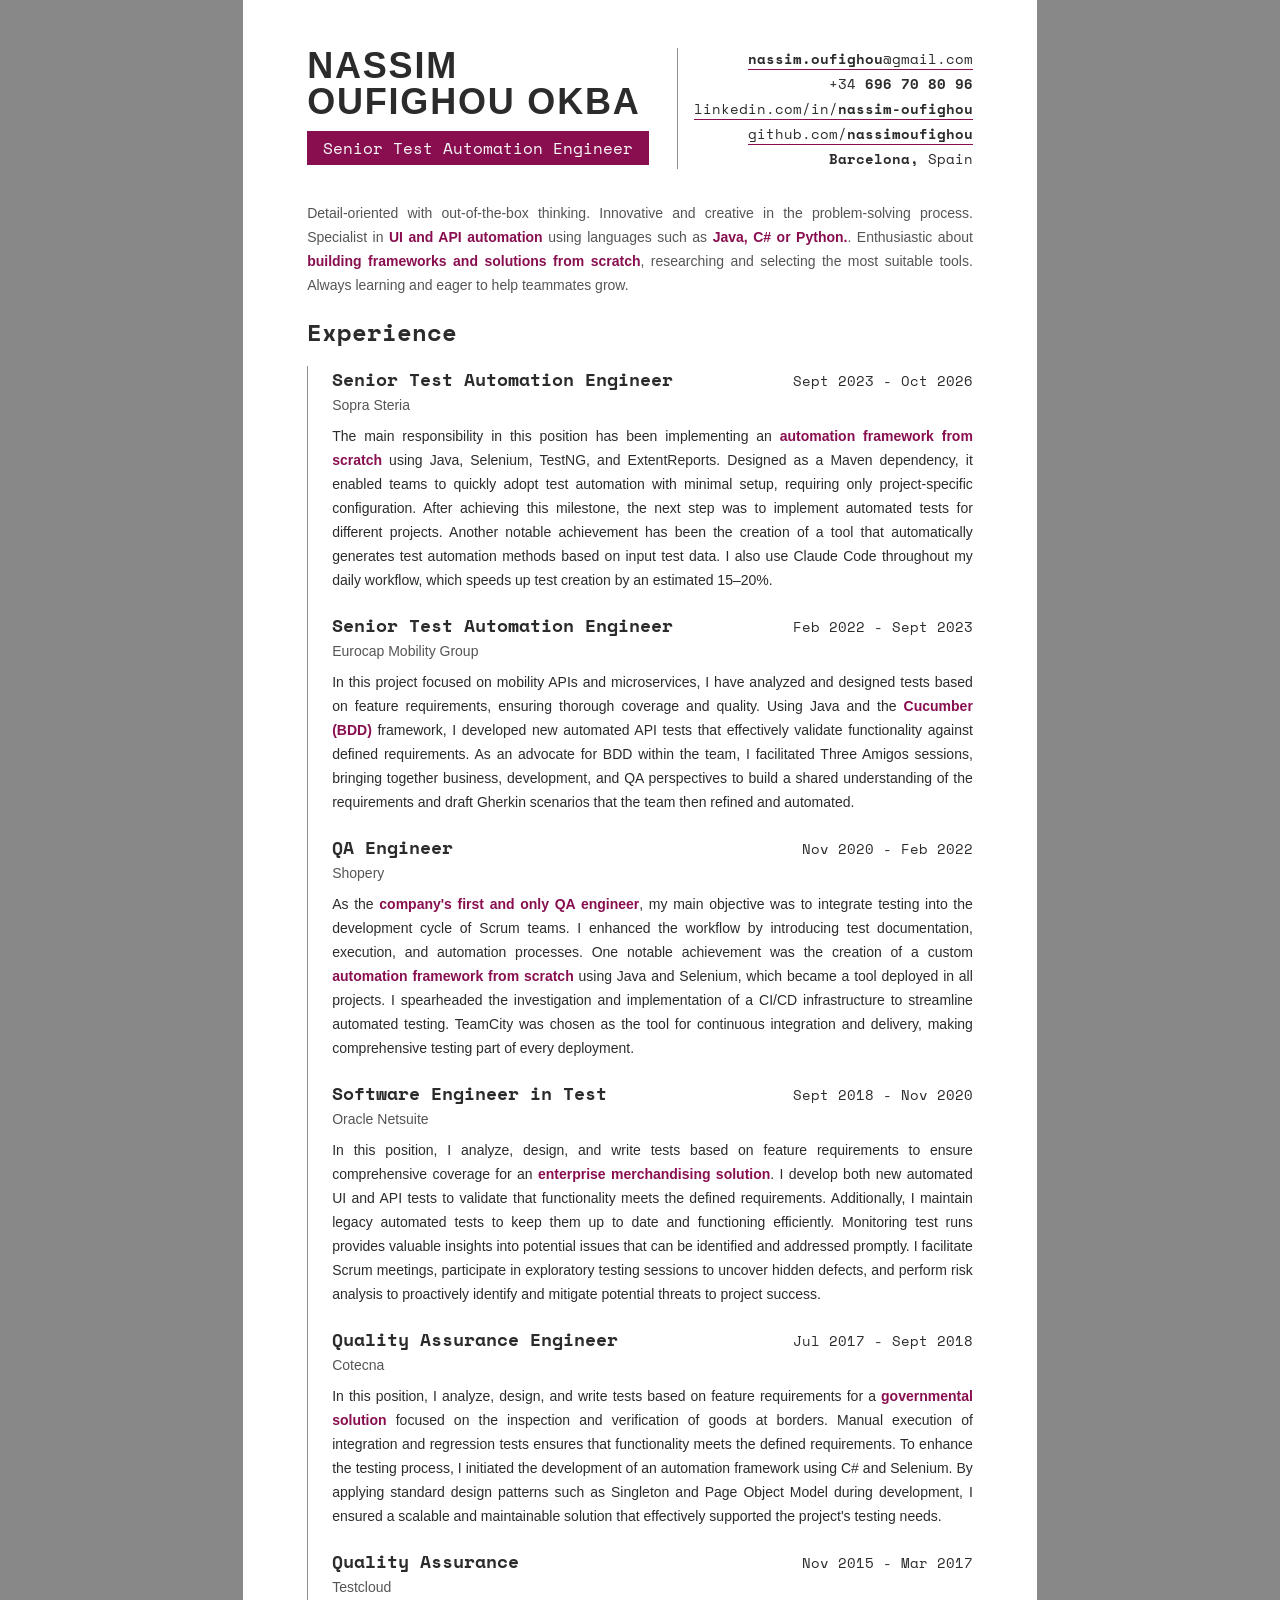
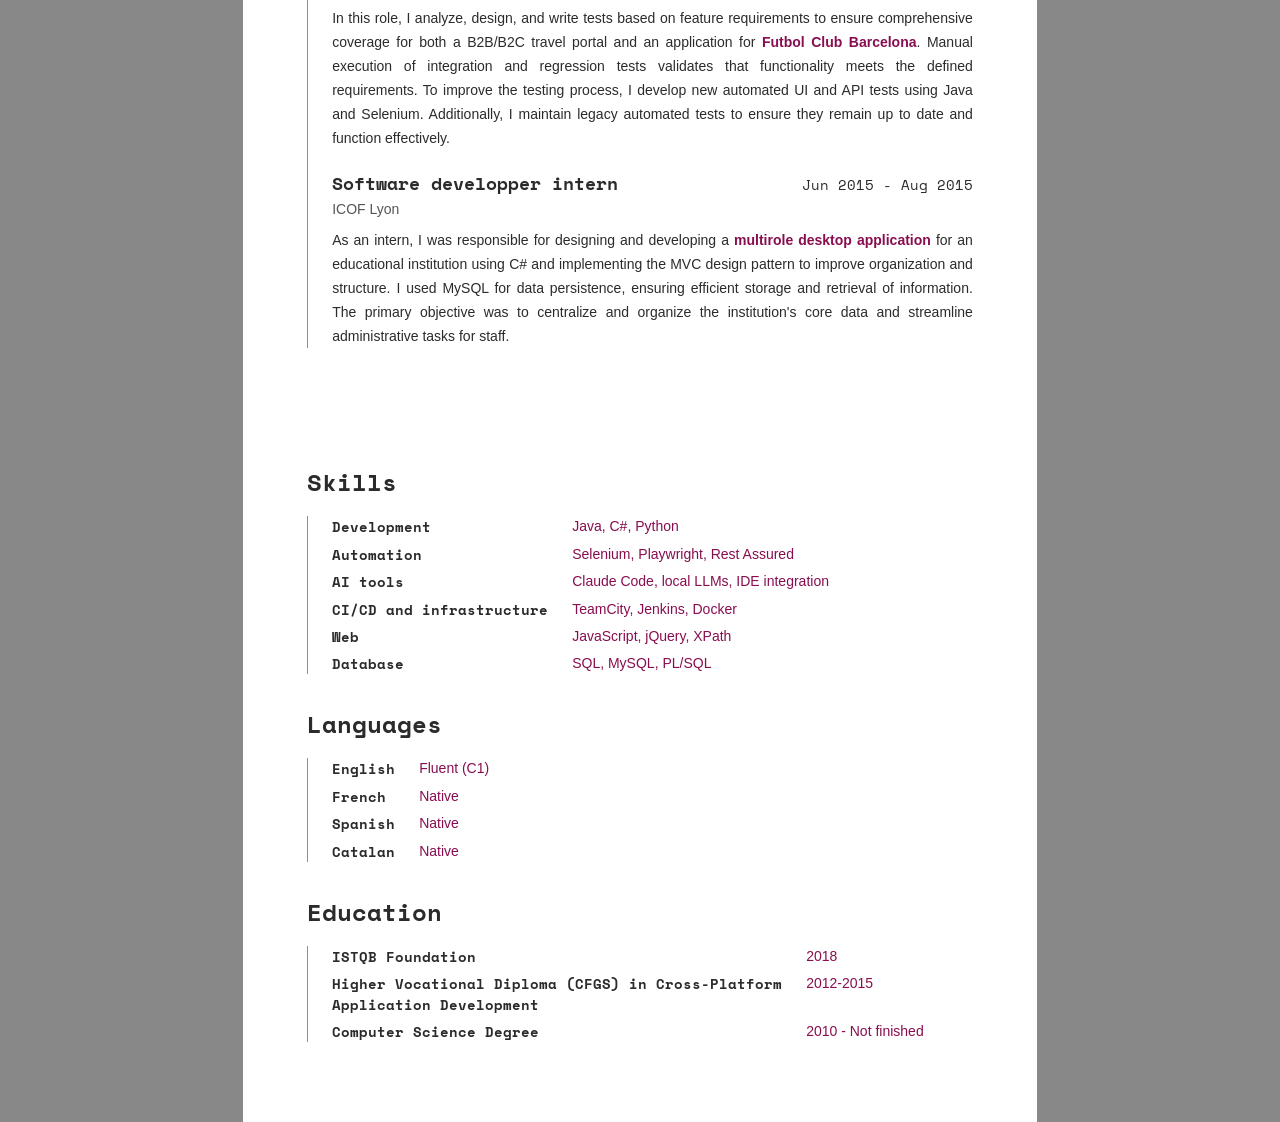
<file: index.html>
<!DOCTYPE html>
<html lang="en">
<head>
    <meta charset="utf-8">
    <title>Nassim Oufighou Okba - Senior Test Automation Engineer [EN]</title>
    <link rel="stylesheet" href="./css/style.css">
    <link rel="preconnect" href="https://fonts.googleapis.com">
    <link rel="preconnect" href="https://fonts.gstatic.com" crossorigin>
    <link href="https://fonts.googleapis.com/css2?family=Space+Mono:ital,wght@0,400;0,700;1,400;1,700&display=swap"
          rel="stylesheet">
</head>
<body>
<div class="page">
    <header class="header">
        <h1 class="name">Nassim<br>Oufighou Okba</h1>
        <p class="role">Senior Test Automation Engineer</p>
        <ul class="contact accent">
            <li><a href="mailto:nassim.oufighou@gmail.com"><strong>nassim.oufighou</strong>@gmail.com</a></li>
            <li>+34 <strong>696 70 80 96</strong></li>
            <li><a href="https://www.linkedin.com/in/nassim-oufighou/">linkedin.com/in/<strong>nassim-oufighou</strong></a>
            </li>
            <li><a href="https://github.com/nassimoufighou/">github.com/<strong>nassimoufighou</strong></a>
            </li>
            <li><strong>Barcelona,</strong> Spain</li>
        </ul>
    </header>

    <section>
        <!-- BIO -->
        <p class="bio">
            Detail-oriented with out-of-the-box thinking. Innovative and creative in the problem-solving process.
            Specialist in <strong>UI and API automation</strong> using languages such as <strong>Java, C# or Python.</strong>.
            Enthusiastic about <strong>building frameworks and solutions from scratch</strong>, researching and
            selecting the most suitable tools. Always learning and eager to help teammates grow.
        </p>
    </section>

    <section class="section">
        <h2 class="rule">Experience</h2>
        <div class="work accent">
            <!--SOPRA STERIA-->
            <div class="job-content">
                <div class="job-header">
                    <h3 class="job-position">Senior Test Automation Engineer</h3>
                    <p class="period">Sept 2023 - Oct 2026</p>
                </div>
                <p class="company medium">Sopra Steria</p>
                <p class="job-description">
                    The main responsibility in this position has been implementing an <strong>automation framework from
                    scratch</strong> using Java, Selenium, TestNG, and ExtentReports. Designed as a Maven dependency, it
                    enabled teams to quickly adopt test automation with minimal setup, requiring only project-specific
                    configuration. After achieving this milestone, the next step was to implement automated tests for
                    different projects. Another notable achievement has been the creation of a tool that automatically
                    generates test automation methods based on input test data. I also use Claude Code throughout my
                    daily workflow, which speeds up test creation by an estimated 15–20%.
                </p>
            </div>

            <!--EUROPCAR-->
            <div class="job-content">
                <div class="job-header">
                    <h3 class="job-position">Senior Test Automation Engineer</h3>
                    <p class="period">Feb 2022 - Sept 2023</p>
                </div>
                <p class="company medium">Eurocap Mobility Group</p>
                <p class="job-description">
                    In this project focused on mobility APIs and microservices, I have analyzed and designed tests based
                    on feature requirements, ensuring thorough coverage and quality. Using Java and the <strong>Cucumber
                    (BDD)</strong> framework, I developed new automated API tests that effectively validate
                    functionality against defined requirements. As an advocate for BDD within the team, I facilitated
                    Three Amigos sessions, bringing together business, development, and QA perspectives to build a
                    shared understanding of the requirements and draft Gherkin scenarios that the team then refined and
                    automated.
                </p>
            </div>

            <!--SHOPERY-->
            <div class="job-content page-end">
                <div class="job-header">
                    <h3 class="job-position">QA Engineer</h3>
                    <p class="period">Nov 2020 - Feb 2022</p>
                </div>
                <p class="company medium">Shopery</p>
                <p class="job-description">
                    As the <strong>company's first and only QA engineer</strong>, my main objective was to integrate
                    testing into the development cycle of Scrum teams. I enhanced the workflow by introducing test
                    documentation, execution, and automation processes. One notable achievement was the creation of a
                    custom <strong>automation framework from scratch</strong> using Java and Selenium, which became a
                    tool deployed in all projects.

                    I spearheaded the investigation and implementation of a CI/CD infrastructure to streamline automated
                    testing. TeamCity was chosen as the tool for continuous integration and delivery, making
                    comprehensive testing part of every deployment.
                </p>
            </div>

            <!--ORACLE-->
            <div class="job-content page-start">
                <div class="job-header">
                    <h3 class="job-position">Software Engineer in Test</h3>
                    <p class="period">Sept 2018 - Nov 2020</p>
                </div>
                <p class="company medium">Oracle Netsuite</p>
                <p class="job-description">
                    In this position, I analyze, design, and write tests based on feature requirements to ensure
                    comprehensive coverage for an <strong>enterprise merchandising solution</strong>. I develop both new
                    automated UI and API tests to validate that functionality meets the defined requirements.

                    Additionally, I maintain legacy automated tests to keep them up to date and functioning efficiently.
                    Monitoring test runs provides valuable insights into potential issues that can be identified and
                    addressed promptly. I facilitate Scrum meetings, participate in exploratory testing sessions to
                    uncover hidden defects, and perform risk analysis to proactively identify and mitigate potential
                    threats to project success.
                </p>
            </div>

            <!--COTECNA-->
            <div class="job-content">
                <div class="job-header">
                    <h3 class="job-position">Quality Assurance Engineer</h3>
                    <p class="period">Jul 2017 - Sept 2018</p>
                </div>
                <p class="company medium">Cotecna</p>
                <p class="job-description">
                    In this position, I analyze, design, and write tests based on feature requirements for a <strong>governmental
                    solution</strong> focused on the inspection and verification of goods at borders. Manual execution
                    of integration and regression tests ensures that functionality meets the defined requirements.

                    To enhance the testing process, I initiated the development of an automation framework using C# and
                    Selenium. By applying standard design patterns such as Singleton and Page Object Model during
                    development, I ensured a scalable and maintainable solution that effectively supported the project's
                    testing needs.
                </p>
            </div>

            <!--TESTCLOUD-->
            <div class="job-content">
                <div class="job-header">
                    <h3 class="job-position">Quality Assurance</h3>
                    <p class="period">Nov 2015 - Mar 2017</p>
                </div>
                <p class="company medium">Testcloud</p>
                <p class="job-description">
                    In this role, I analyze, design, and write tests based on feature requirements to ensure
                    comprehensive coverage for both a B2B/B2C travel portal and an application for <strong>Futbol Club
                    Barcelona</strong>. Manual execution of integration and regression tests validates that
                    functionality meets the defined requirements.

                    To improve the testing process, I develop new automated UI and API tests using Java and Selenium.
                    Additionally, I maintain legacy automated tests to ensure they remain up to date and function
                    effectively.
                </p>
            </div>

            <!--ICOF-->
            <div class="job-content">
                <div class="job-header">
                    <h3 class="job-position">Software developper intern</h3>
                    <p class="period">Jun 2015 - Aug 2015</p>
                </div>
                <p class="company medium">ICOF Lyon</p>
                <p class="job-description">
                    As an intern, I was responsible for designing and developing a <strong>multirole desktop
                    application</strong> for an educational institution using C# and implementing the MVC design pattern
                    to improve organization and structure. I used MySQL for data persistence, ensuring efficient storage
                    and retrieval of information. The primary objective was to centralize and organize the institution's
                    core data and streamline administrative tasks for staff.
                </p>
            </div>
        </div>
    </section>

    <!-- SKILLS -->
    <section class="section">
        <br>
        <br>
        <br>
        <br>
        <h2 class="rule">Skills</h2>
        <dl class="skills accent">
            <dt>Development</dt>
            <dd>Java, C#, Python</dd>
            <dt>Automation</dt>
            <dd>Selenium, Playwright, Rest Assured</dd>
            <dt>AI tools</dt>
            <dd>Claude Code, local LLMs, IDE integration</dd>
            <dt>CI/CD and infrastructure</dt>
            <dd>TeamCity, Jenkins, Docker</dd>
            <dt>Web</dt>
            <dd>JavaScript, jQuery, XPath</dd>
            <dt>Database</dt>
            <dd>SQL, MySQL, PL/SQL</dd>
        </dl>
    </section>

    <!-- LANGUAGES -->
    <section class="section">
        <h2 class="rule">Languages</h2>
        <dl class="languages accent">
            <dt>English</dt>
            <dd>Fluent (C1)</dd>
            <dt>French</dt>
            <dd>Native</dd>
            <dt>Spanish</dt>
            <dd>Native</dd>
            <dt>Catalan</dt>
            <dd>Native</dd>
        </dl>
    </section>

    <!-- EDUCATION -->
    <section class="section">
        <h2 class="rule">Education</h2>
        <dl class="education accent">
            <dt>ISTQB Foundation</dt>
            <dd>2018</dd>
            <dt>Higher Vocational Diploma (CFGS) in Cross-Platform <br> Application Development</dt>
            <dd>2012-2015</dd>
            <dt>Computer Science Degree</dt>
            <dd>2010 - Not finished</dd>
        </dl>
    </section>
</div>
</body>
</html>
</file>
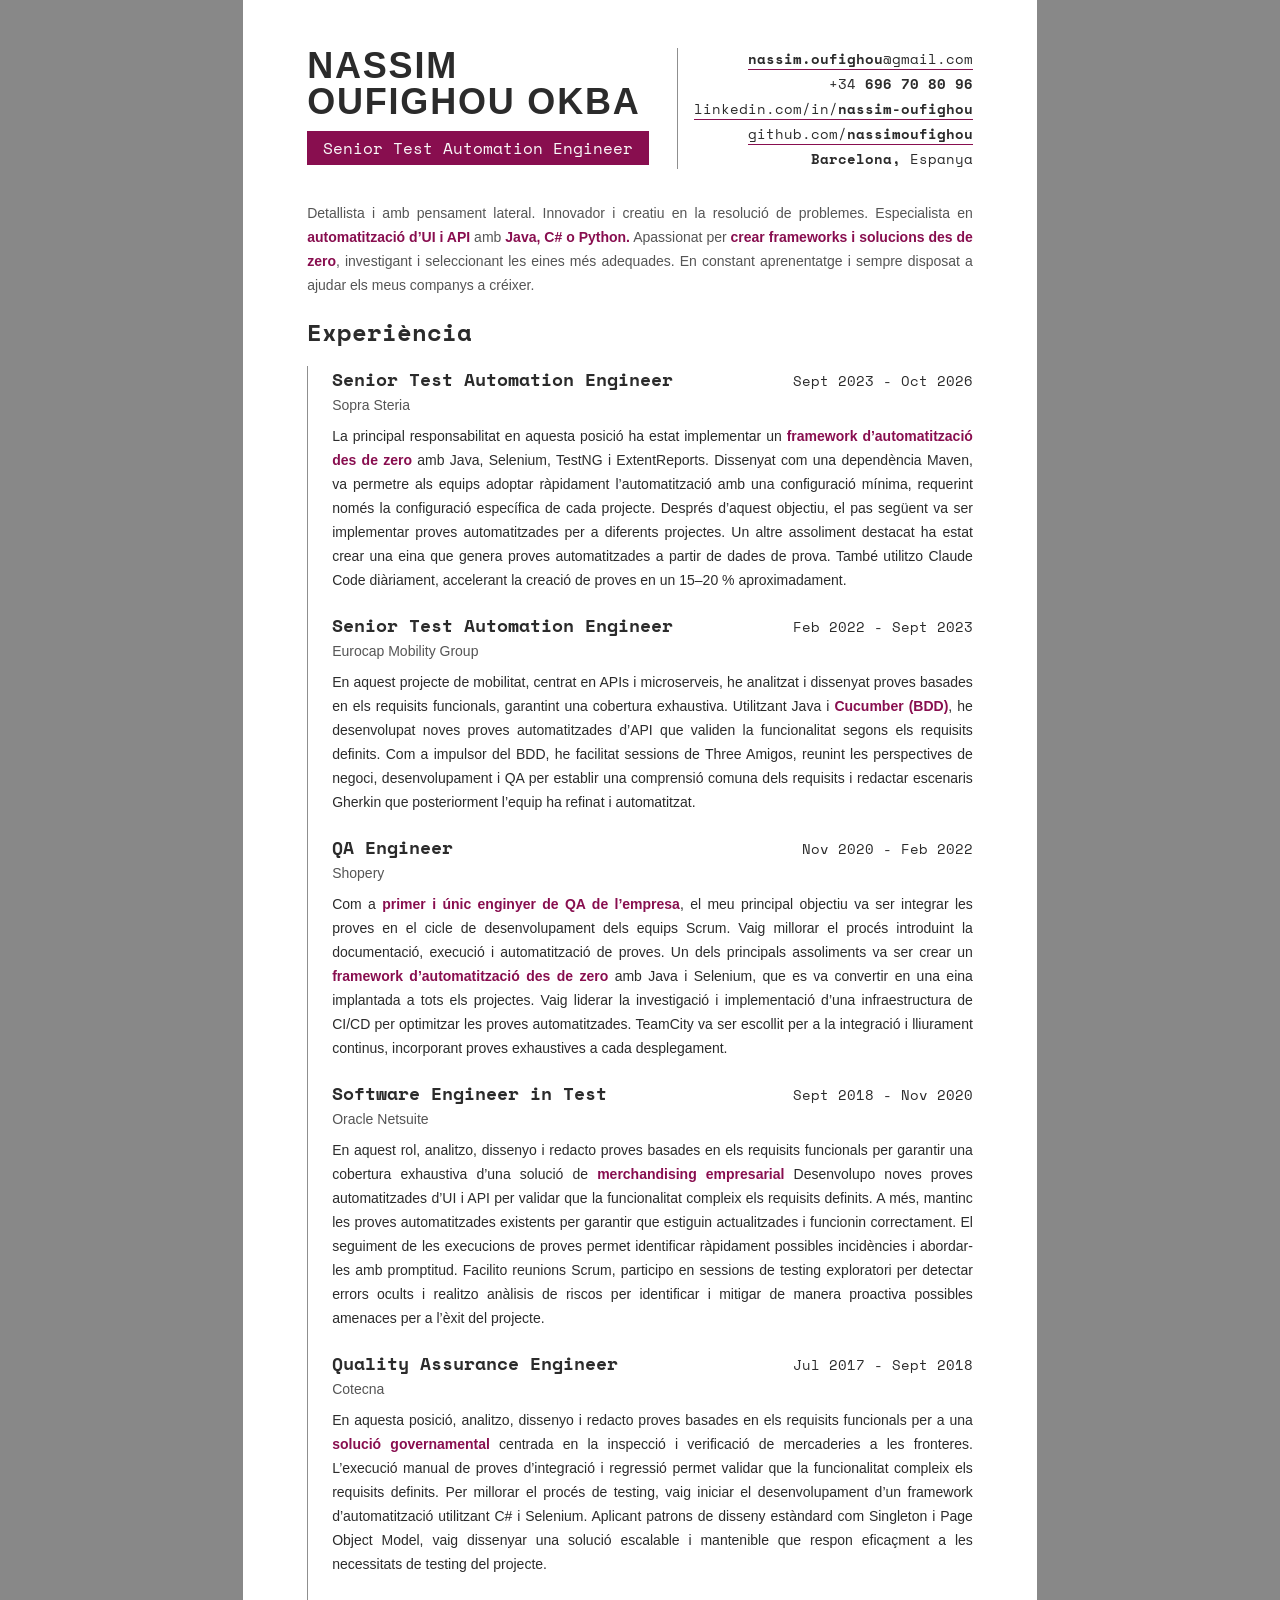
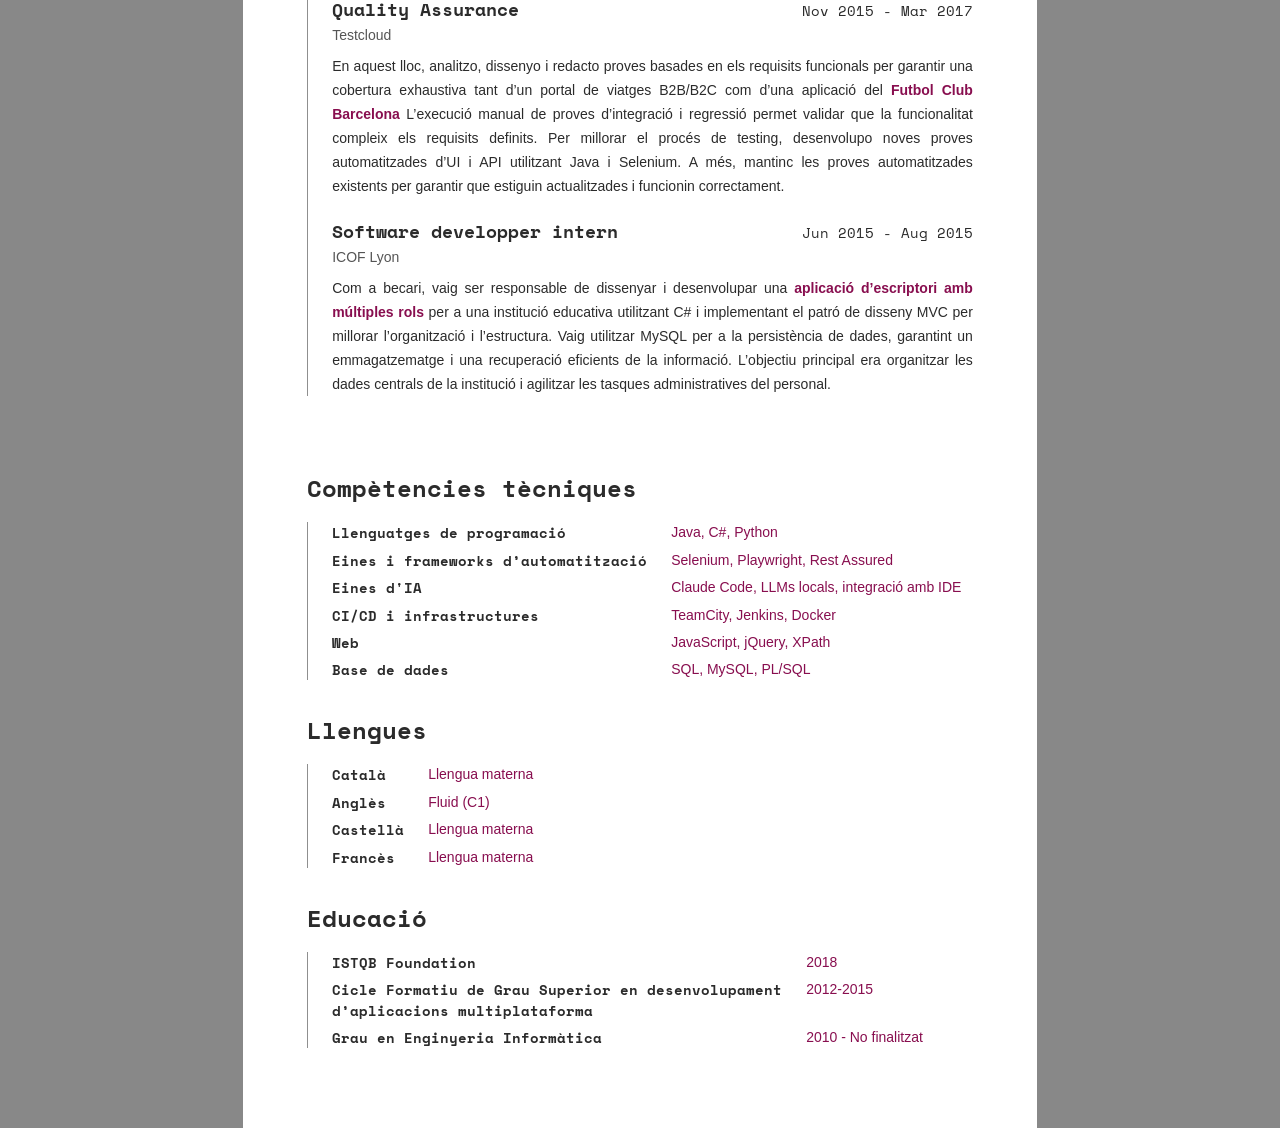
<file: ca.html>
<!DOCTYPE html>
<html lang="ca">
<head>
    <meta charset="utf-8">
    <title>Nassim Oufighou Okba - Senior Test Automation Engineer [CAT]</title>
    <link rel="stylesheet" href="css/style.css">
    <link rel="preconnect" href="https://fonts.googleapis.com">
    <link rel="preconnect" href="https://fonts.gstatic.com" crossorigin>
    <link href="https://fonts.googleapis.com/css2?family=Space+Mono:ital,wght@0,400;0,700;1,400;1,700&display=swap"
          rel="stylesheet">
</head>
<body>
<div class="page">
    <header class="header">
        <h1 class="name">Nassim<br>Oufighou Okba</h1>
        <p class="role">Senior Test Automation Engineer</p>
        <ul class="contact accent">
            <li><a href="mailto:nassim.oufighou@gmail.com"><strong>nassim.oufighou</strong>@gmail.com</a></li>
            <li>+34 <strong>696 70 80 96</strong></li>
            <li><a href="https://www.linkedin.com/in/nassim-oufighou/">linkedin.com/in/<strong>nassim-oufighou</strong></a>
            </li>
            <li><a href="https://github.com/nassimoufighou/">github.com/<strong>nassimoufighou</strong></a>
            </li>
            <li><strong>Barcelona,</strong> Espanya</li>
        </ul>
    </header>

    <section>
        <!-- BIO -->
        <p class="bio">
            Detallista i amb pensament lateral. Innovador i creatiu en la resolució de problemes. Especialista en
            <strong>automatització d’UI i API</strong> amb <strong>Java, C# o Python.</strong> Apassionat per <strong>crear
            frameworks i solucions des de zero</strong>, investigant i seleccionant les eines més adequades. En constant
            aprenentatge i sempre disposat a ajudar els meus companys a créixer.
        </p>
    </section>

    <section class="section">
        <h2 class="rule">Experiència</h2>
        <div class="work accent">
            <!--SOPRA STERIA-->
            <div class="job-content">
                <div class="job-header">
                    <h3 class="job-position">Senior Test Automation Engineer</h3>
                    <p class="period">Sept 2023 - Oct 2026</p>
                </div>
                <p class="company medium">Sopra Steria</p>
                <p class="job-description">
                    La principal responsabilitat en aquesta posició ha estat implementar un <strong>framework
                    d’automatització des de zero</strong> amb Java, Selenium, TestNG i ExtentReports. Dissenyat com una
                    dependència Maven, va permetre als equips adoptar ràpidament l’automatització amb una configuració
                    mínima, requerint només la configuració específica de cada projecte. Després d’aquest objectiu, el
                    pas següent va ser implementar proves automatitzades per a diferents projectes. Un altre assoliment
                    destacat ha estat crear una eina que genera proves automatitzades a partir de
                    dades de prova. També utilitzo Claude Code diàriament, accelerant la creació de proves en un 15–20 %
                    aproximadament.
                </p>
            </div>

            <!--EUROPCAR-->
            <div class="job-content">
                <div class="job-header">
                    <h3 class="job-position">Senior Test Automation Engineer</h3>
                    <p class="period">Feb 2022 - Sept 2023</p>
                </div>
                <p class="company medium">Eurocap Mobility Group</p>
                <p class="job-description">
                    En aquest projecte de mobilitat, centrat en APIs i microserveis, he analitzat i dissenyat proves
                    basades en els requisits funcionals, garantint una cobertura exhaustiva. Utilitzant Java i <strong>Cucumber
                    (BDD)</strong>, he desenvolupat noves proves automatitzades d’API que validen la funcionalitat
                    segons els requisits definits. Com a impulsor del BDD, he facilitat sessions de Three Amigos,
                    reunint les perspectives de negoci, desenvolupament i QA per establir una comprensió comuna dels
                    requisits i redactar escenaris Gherkin que posteriorment l’equip ha refinat i automatitzat.
                </p>
            </div>

            <!--SHOPERY-->
            <div class="job-content page-end">
                <div class="job-header">
                    <h3 class="job-position">QA Engineer</h3>
                    <p class="period">Nov 2020 - Feb 2022</p>
                </div>
                <p class="company medium">Shopery</p>
                <p class="job-description">
                    Com a <strong>primer i únic enginyer de QA de l’empresa</strong>, el meu principal objectiu va ser
                    integrar les proves en el cicle de desenvolupament dels equips Scrum. Vaig millorar el procés
                    introduint la documentació, execució i automatització de proves. Un dels principals assoliments va
                    ser crear un <strong>framework d’automatització des de zero</strong> amb Java i
                    Selenium, que es va convertir en una eina implantada a tots els projectes.

                    Vaig liderar la investigació i implementació d’una infraestructura de CI/CD per optimitzar les
                    proves automatitzades. TeamCity va ser escollit per a la integració i lliurament continus, incorporant
                    proves exhaustives a cada desplegament.
                </p>
            </div>

            <!--ORACLE-->
            <div class="job-content">
                <div class="job-header">
                    <h3 class="job-position">Software Engineer in Test</h3>
                    <p class="period">Sept 2018 - Nov 2020</p>
                </div>
                <p class="company medium">Oracle Netsuite</p>
                <p class="job-description">
                    En aquest rol, analitzo, dissenyo i redacto proves basades en els requisits funcionals per garantir
                    una cobertura exhaustiva d’una solució de <strong>merchandising empresarial</strong> Desenvolupo
                    noves proves automatitzades d’UI i API per validar que la funcionalitat compleix els requisits
                    definits.

                    A més, mantinc les proves automatitzades existents per garantir que estiguin actualitzades i
                    funcionin correctament. El seguiment de les execucions de proves permet identificar ràpidament
                    possibles incidències i abordar-les amb promptitud. Facilito reunions Scrum, participo en sessions
                    de testing exploratori per detectar errors ocults i realitzo anàlisis de riscos per identificar i
                    mitigar de manera proactiva possibles amenaces per a l’èxit del projecte.
                </p>
            </div>

            <!--COTECNA-->
            <div class="job-content">
                <div class="job-header">
                    <h3 class="job-position">Quality Assurance Engineer</h3>
                    <p class="period">Jul 2017 - Sept 2018</p>
                </div>
                <p class="company medium">Cotecna</p>
                <p class="job-description">
                    En aquesta posició, analitzo, dissenyo i redacto proves basades en els requisits funcionals per a
                    una <strong>solució governamental</strong> centrada en la inspecció i verificació de mercaderies a
                    les fronteres. L’execució manual de proves d’integració i regressió permet validar que la
                    funcionalitat compleix els requisits definits.

                    Per millorar el procés de testing, vaig iniciar el desenvolupament d’un framework d’automatització
                    utilitzant C# i Selenium. Aplicant patrons de disseny estàndard com Singleton i Page Object Model,
                    vaig dissenyar una solució escalable i mantenible que respon eficaçment a les necessitats de testing
                    del projecte.
                </p>
            </div>

            <!--TESTCLOUD-->
            <div class="job-content">
                <div class="job-header">
                    <h3 class="job-position">Quality Assurance</h3>
                    <p class="period">Nov 2015 - Mar 2017</p>
                </div>
                <p class="company medium">Testcloud</p>
                <p class="job-description">
                    En aquest lloc, analitzo, dissenyo i redacto proves basades en els requisits funcionals per garantir
                    una cobertura exhaustiva tant d’un portal de viatges B2B/B2C com d’una aplicació del <strong>Futbol
                    Club Barcelona</strong> L’execució manual de proves d’integració i regressió permet validar que la
                    funcionalitat compleix els requisits definits.

                    Per millorar el procés de testing, desenvolupo noves proves automatitzades d’UI i API utilitzant
                    Java i Selenium. A més, mantinc les proves automatitzades existents per garantir que estiguin
                    actualitzades i funcionin correctament.
                </p>
            </div>

            <!--ICOF-->
            <div class="job-content page-start">
                <div class="job-header">
                    <h3 class="job-position">Software developper intern</h3>
                    <p class="period">Jun 2015 - Aug 2015</p>
                </div>
                <p class="company medium">ICOF Lyon</p>
                <p class="job-description">
                    Com a becari, vaig ser responsable de dissenyar i desenvolupar una <strong>aplicació d’escriptori
                    amb múltiples rols</strong> per a una institució educativa utilitzant C# i implementant el patró de
                    disseny MVC per millorar l’organització i l’estructura. Vaig utilitzar MySQL per a la persistència
                    de dades, garantint un emmagatzematge i una recuperació eficients de la informació. L’objectiu
                    principal era organitzar les dades centrals de la institució i agilitzar les tasques administratives
                    del personal.
                </p>
            </div>
        </div>
    </section>

    <!-- SKILLS -->
    <section class="section">
        <br>
        <br>
        <h2 class="rule">Compètencies tècniques</h2>
        <dl class="skills accent">
            <dt>Llenguatges de programació</dt>
            <dd>Java, C#, Python</dd>
            <dt>Eines i frameworks d’automatització</dt>
            <dd>Selenium, Playwright, Rest Assured</dd>
            <dt>Eines d'IA</dt>
            <dd>Claude Code, LLMs locals, integració amb IDE</dd>
            <dt>CI/CD i infrastructures</dt>
            <dd>TeamCity, Jenkins, Docker</dd>
            <dt>Web</dt>
            <dd>JavaScript, jQuery, XPath</dd>
            <dt>Base de dades</dt>
            <dd>SQL, MySQL, PL/SQL</dd>
        </dl>
    </section>

    <!-- LANGUAGES -->
    <section class="section">
        <h2 class="rule">Llengues</h2>
        <dl class="languages accent">
            <dt>Català</dt>
            <dd>Llengua materna</dd>
            <dt>Anglès</dt>
            <dd>Fluid (C1)</dd>
            <dt>Castellà</dt>
            <dd>Llengua materna</dd>
            <dt>Francès</dt>
            <dd>Llengua materna</dd>
        </dl>
    </section>

    <!-- EDUCATION -->
    <section class="section">
        <h2 class="rule">Educació</h2>
        <dl class="education accent">
            <dt>ISTQB Foundation</dt>
            <dd>2018</dd>
            <dt>Cicle Formatiu de Grau Superior en desenvolupament<br>d’aplicacions multiplataforma</dt>
            <dd>2012-2015</dd>
            <dt>Grau en Enginyeria Informàtica</dt>
            <dd>2010 - No finalitzat</dd>
        </dl>
    </section>
</div>
</body>
</html>
</file>
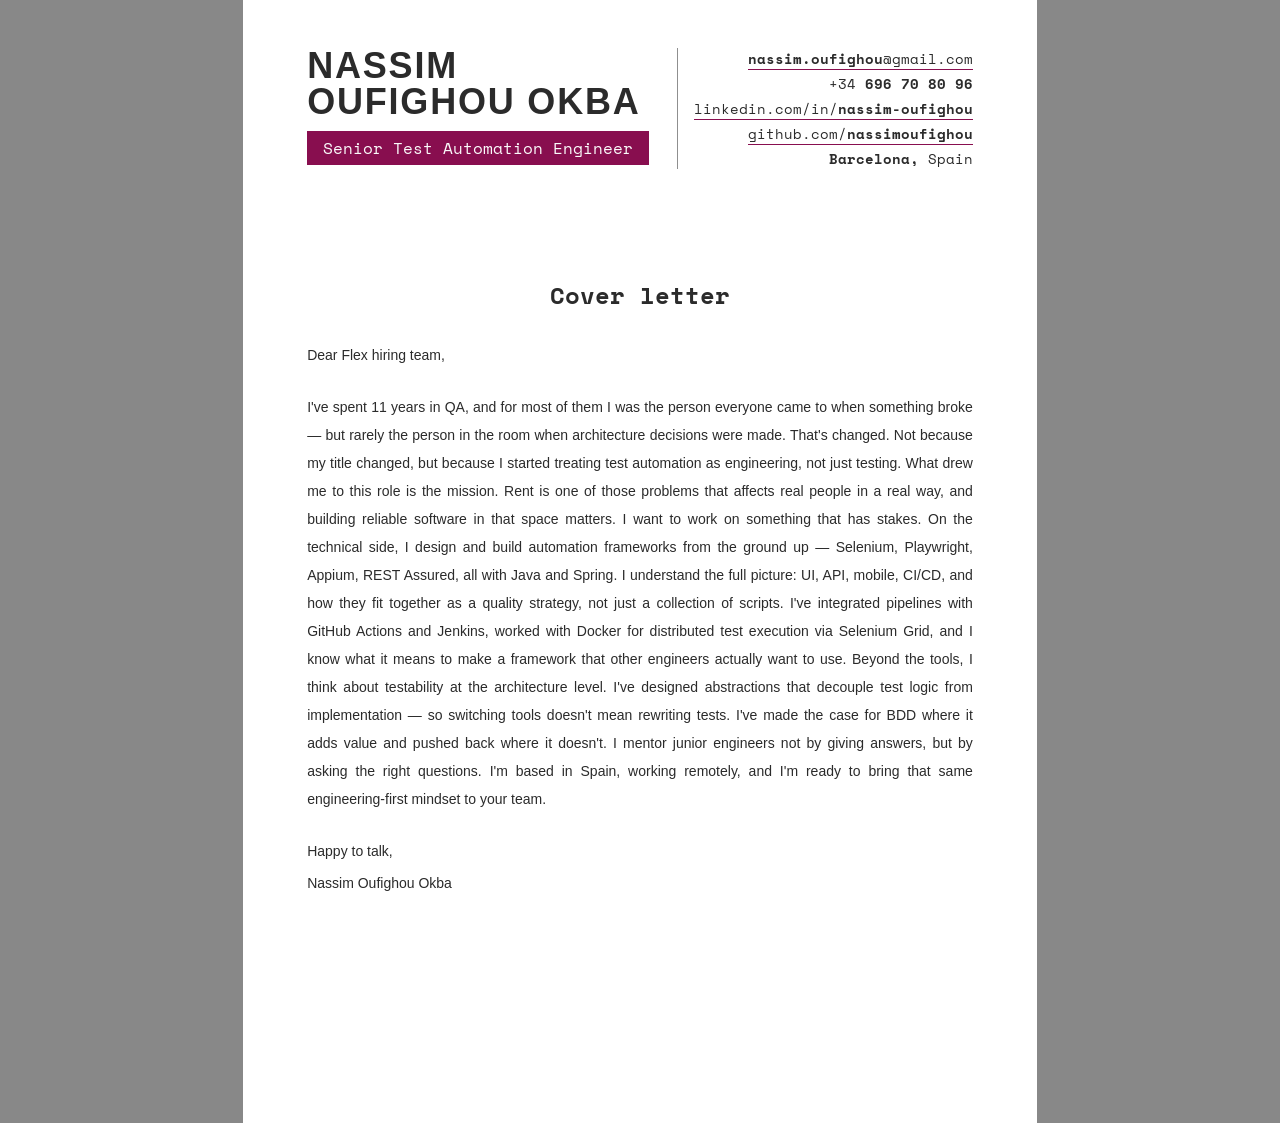
<file: cover-letter.html>
<!DOCTYPE html>
<html lang="en">
<head>
    <meta charset="utf-8">
    <title>Nassim Oufighou Okba - Senior Test Automation Engineer - Cover Letter</title>
    <link rel="stylesheet" href="css/style.css">
    <link rel="preconnect" href="https://fonts.googleapis.com">
    <link rel="preconnect" href="https://fonts.gstatic.com" crossorigin>
    <link href="https://fonts.googleapis.com/css2?family=Space+Mono:ital,wght@0,400;0,700;1,400;1,700&display=swap"
          rel="stylesheet">
</head>
<body>
<div class="page">
    <header class="header">
        <h1 class="name">Nassim<br>Oufighou Okba</h1>
        <p class="role">Senior Test Automation Engineer</p>
        <ul class="contact accent">
            <li><a href="mailto:nassim.oufighou@gmail.com"><strong>nassim.oufighou</strong>@gmail.com</a></li>
            <li>+34 <strong>696 70 80 96</strong></li>
            <li><a href="https://www.linkedin.com/in/nassim-oufighou/">linkedin.com/in/<strong>nassim-oufighou</strong></a>
            </li>
            <li><a href="https://github.com/nassimoufighou/">github.com/<strong>nassimoufighou</strong></a>
            </li>
            <li><strong>Barcelona,</strong> Spain</li>
        </ul>
    </header>

    <section class="section">
        <div class="cover-letter">
            <h3>Cover letter</h3>
            <p class="greeting">Dear Flex hiring team,</p>
            <p>
            I've spent 11 years in QA, and for most of them I was the person everyone came to when something broke — but rarely the person in the room when architecture decisions were made. That's changed. Not because my title changed, but because I started treating test automation as engineering, not just testing.
            What drew me to this role is the mission. Rent is one of those problems that affects real people in a real way, and building reliable software in that space matters. I want to work on something that has stakes.
            On the technical side, I design and build automation frameworks from the ground up — Selenium, Playwright, Appium, REST Assured, all with Java and Spring. I understand the full picture: UI, API, mobile, CI/CD, and how they fit together as a quality strategy, not just a collection of scripts. I've integrated pipelines with GitHub Actions and Jenkins, worked with Docker for distributed test execution via Selenium Grid, and I know what it means to make a framework that other engineers actually want to use.
            Beyond the tools, I think about testability at the architecture level. I've designed abstractions that decouple test logic from implementation — so switching tools doesn't mean rewriting tests. I've made the case for BDD where it adds value and pushed back where it doesn't. I mentor junior engineers not by giving answers, but by asking the right questions.
            I'm based in Spain, working remotely, and I'm ready to bring that same engineering-first mindset to your team.
            </p>
            <div class="signature">
                <p>Happy to talk,</p>
                <p>Nassim Oufighou Okba</p>
            </div>
        </div>
    </section>
</div>
</body>
</html>
</file>
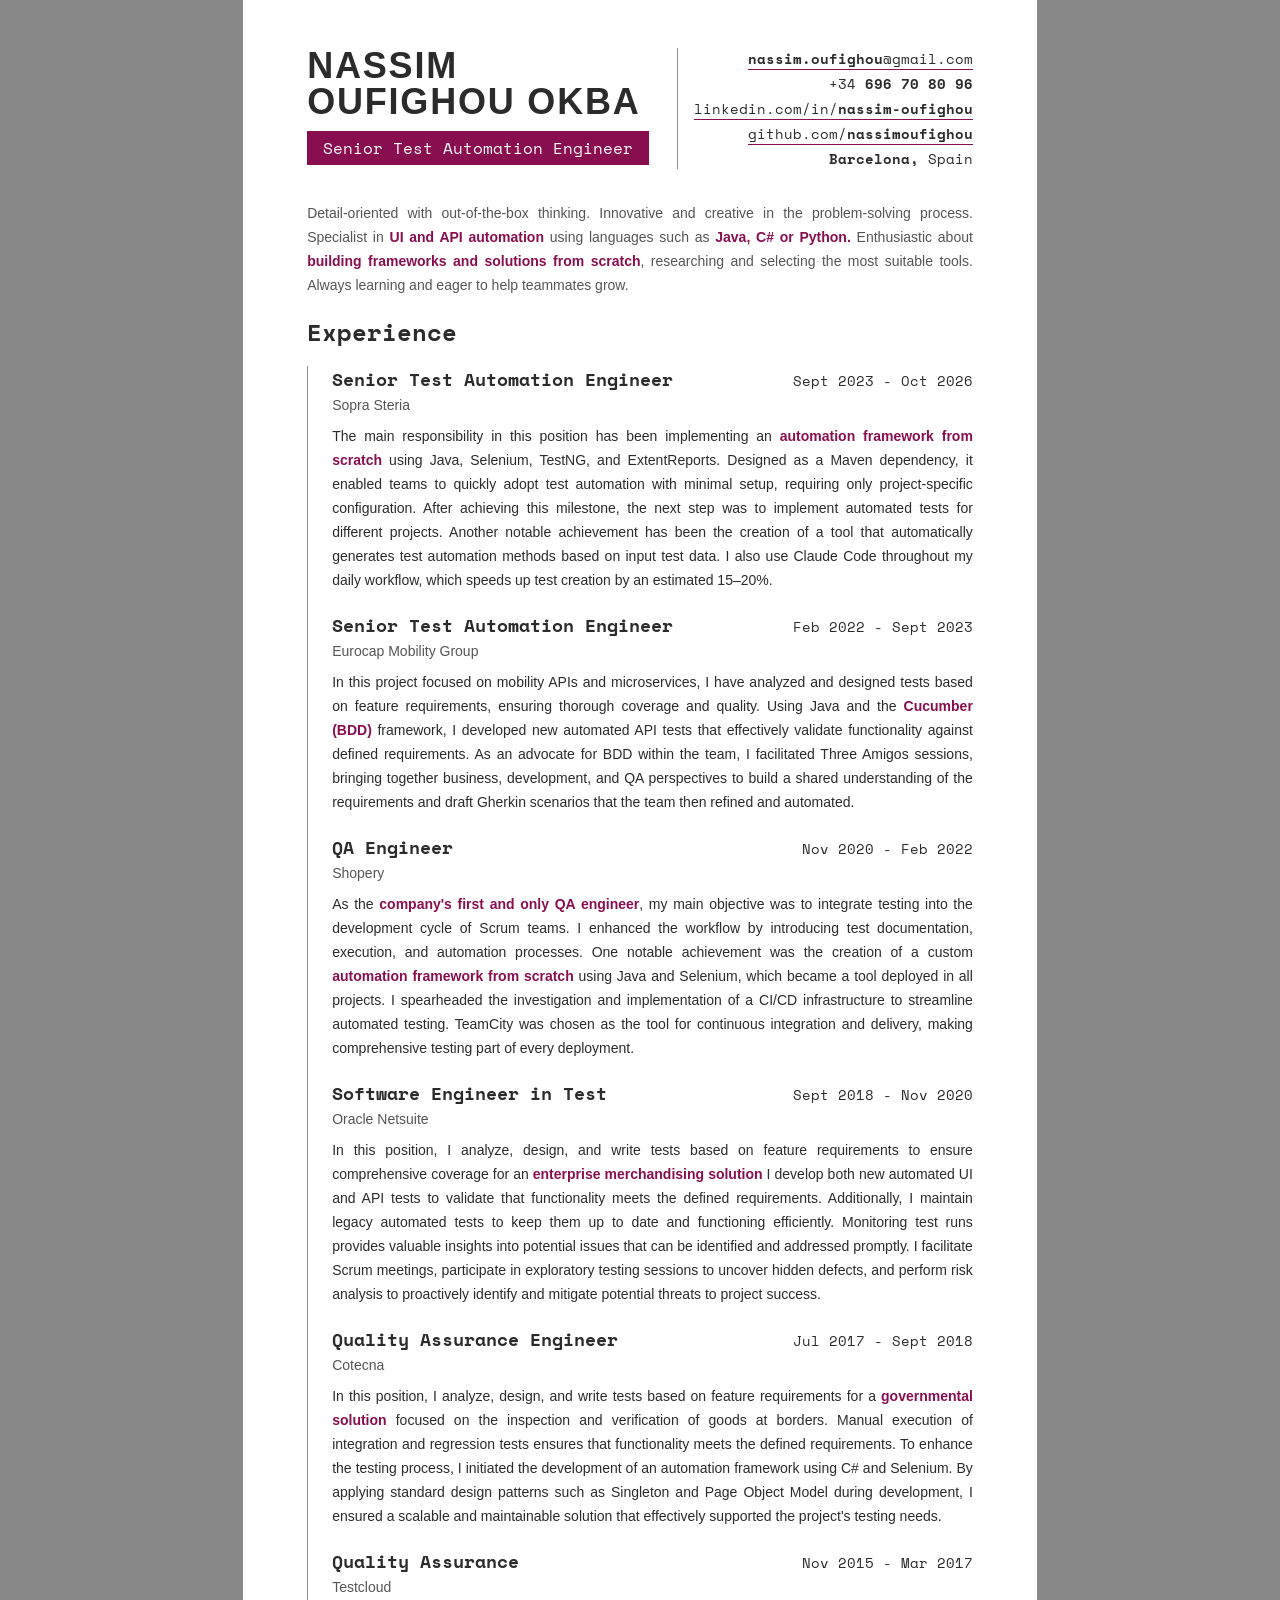
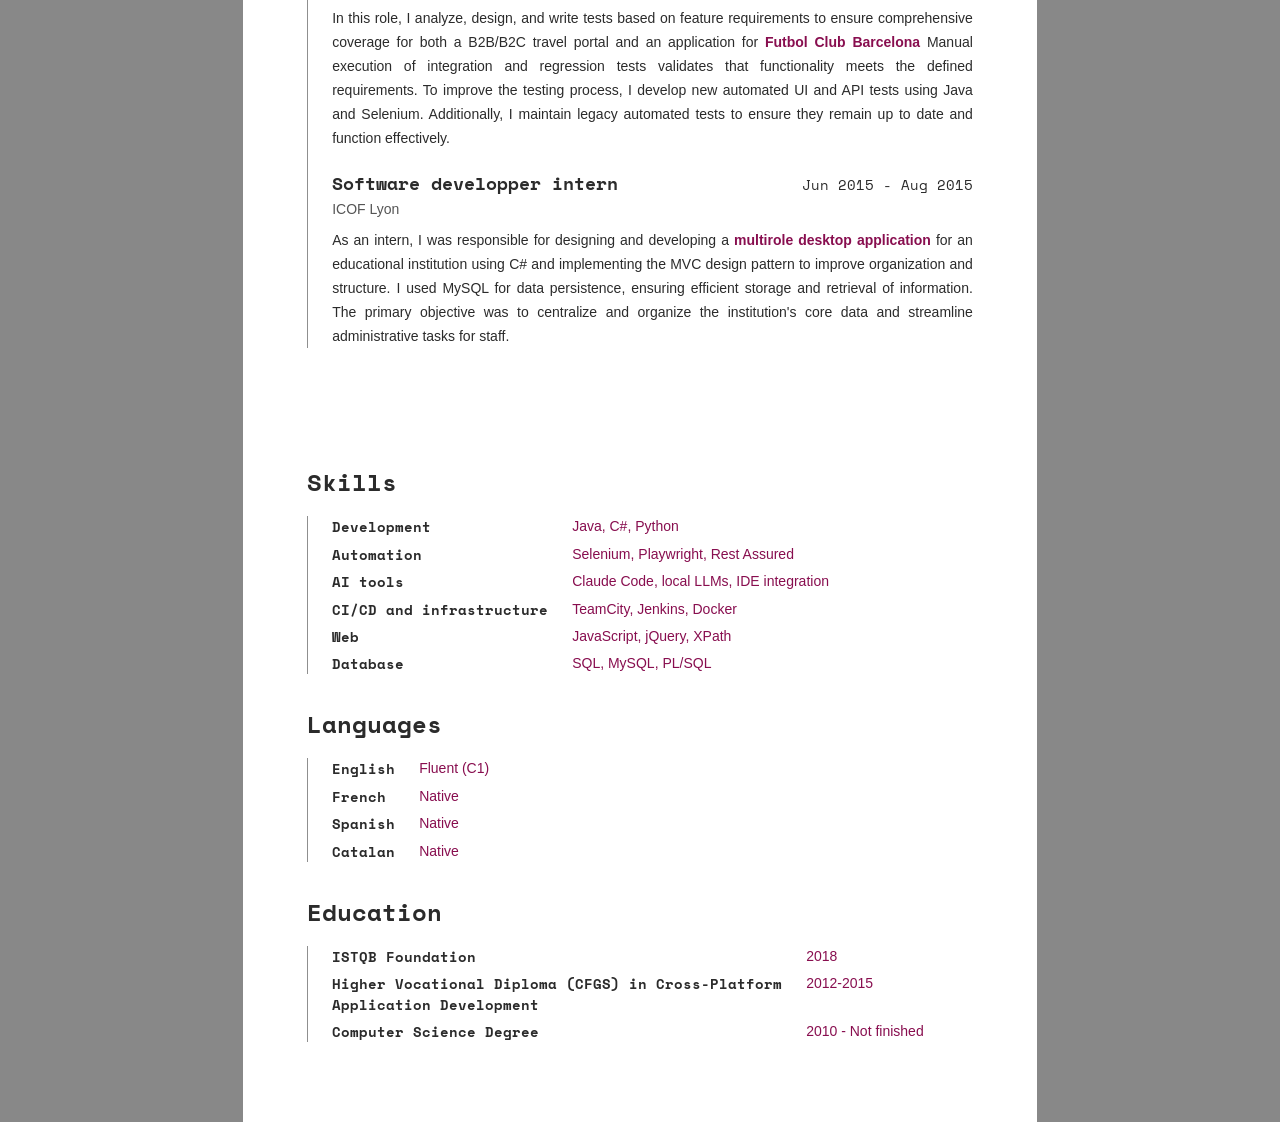
<file: en.html>
<!DOCTYPE html>
<html lang="en">
<head>
    <meta charset="utf-8">
    <title>Nassim Oufighou Okba - Senior Test Automation Engineer [EN]</title>
    <link rel="stylesheet" href="css/style.css">
    <link rel="preconnect" href="https://fonts.go ogleapis.com">
    <link rel="preconnect" href="https://fonts.gstatic.com" crossorigin>
    <link href="https://fonts.googleapis.com/css2?family=Space+Mono:ital,wght@0,400;0,700;1,400;1,700&display=swap"
          rel="stylesheet">
</head>
<body>
<div class="page">
    <header class="header">
        <h1 class="name">Nassim<br>Oufighou Okba</h1>
        <p class="role">Senior Test Automation Engineer</p>
        <ul class="contact accent">
            <li><a href="mailto:nassim.oufighou@gmail.com"><strong>nassim.oufighou</strong>@gmail.com</a></li>
            <li>+34 <strong>696 70 80 96</strong></li>
            <li><a href="https://www.linkedin.com/in/nassim-oufighou/">linkedin.com/in/<strong>nassim-oufighou</strong></a>
            </li>
            <li><a href="https://github.com/nassimoufighou/">github.com/<strong>nassimoufighou</strong></a>
            </li>
            <li><strong>Barcelona,</strong> Spain</li>
        </ul>
    </header>

    <section>
        <!-- BIO -->
        <p class="bio">
            Detail-oriented with out-of-the-box thinking. Innovative and creative in the problem-solving process.
            Specialist in <strong>UI and API automation</strong> using languages such as <strong>Java, C# or Python.</strong>
            Enthusiastic about <strong>building frameworks and solutions from scratch</strong>, researching and
            selecting the most suitable tools. Always learning and eager to help teammates grow.
        </p>
    </section>

    <section class="section">
        <h2 class="rule">Experience</h2>
        <div class="work accent">
            <!--SOPRA STERIA-->
            <div class="job-content">
                <div class="job-header">
                    <h3 class="job-position">Senior Test Automation Engineer</h3>
                    <p class="period">Sept 2023 - Oct 2026</p>
                </div>
                <p class="company medium">Sopra Steria</p>
                <p class="job-description">
                    The main responsibility in this position has been implementing an <strong>automation framework from
                    scratch</strong> using Java, Selenium, TestNG, and ExtentReports. Designed as a Maven dependency, it
                    enabled teams to quickly adopt test automation with minimal setup, requiring only project-specific
                    configuration. After achieving this milestone, the next step was to implement automated tests for
                    different projects. Another notable achievement has been the creation of a tool that automatically
                    generates test automation methods based on input test data. I also use Claude Code throughout my
                    daily workflow, which speeds up test creation by an estimated 15–20%.
                </p>
            </div>

            <!--EUROPCAR-->
            <div class="job-content">
                <div class="job-header">
                    <h3 class="job-position">Senior Test Automation Engineer</h3>
                    <p class="period">Feb 2022 - Sept 2023</p>
                </div>
                <p class="company medium">Eurocap Mobility Group</p>
                <p class="job-description">
                    In this project focused on mobility APIs and microservices, I have analyzed and designed tests based
                    on feature requirements, ensuring thorough coverage and quality. Using Java and the <strong>Cucumber
                    (BDD)</strong> framework, I developed new automated API tests that effectively validate
                    functionality against defined requirements. As an advocate for BDD within the team, I facilitated
                    Three Amigos sessions, bringing together business, development, and QA perspectives to build a
                    shared understanding of the requirements and draft Gherkin scenarios that the team then refined and
                    automated.
                </p>
            </div>

            <!--SHOPERY-->
            <div class="job-content page-end">
                <div class="job-header">
                    <h3 class="job-position">QA Engineer</h3>
                    <p class="period">Nov 2020 - Feb 2022</p>
                </div>
                <p class="company medium">Shopery</p>
                <p class="job-description">
                    As the <strong>company's first and only QA engineer</strong>, my main objective was to integrate
                    testing into the development cycle of Scrum teams. I enhanced the workflow by introducing test
                    documentation, execution, and automation processes. One notable achievement was the creation of a
                    custom <strong>automation framework from scratch</strong> using Java and Selenium, which became a
                    tool deployed in all projects.

                    I spearheaded the investigation and implementation of a CI/CD infrastructure to streamline automated
                    testing. TeamCity was chosen as the tool for continuous integration and delivery, making
                    comprehensive testing part of every deployment.
                </p>
            </div>

            <!--ORACLE-->
            <div class="job-content page-start">
                <div class="job-header">
                    <h3 class="job-position">Software Engineer in Test</h3>
                    <p class="period">Sept 2018 - Nov 2020</p>
                </div>
                <p class="company medium">Oracle Netsuite</p>
                <p class="job-description">
                    In this position, I analyze, design, and write tests based on feature requirements to ensure
                    comprehensive coverage for an <strong>enterprise merchandising solution</strong> I develop both new
                    automated UI and API tests to validate that functionality meets the defined requirements.

                    Additionally, I maintain legacy automated tests to keep them up to date and functioning efficiently.
                    Monitoring test runs provides valuable insights into potential issues that can be identified and
                    addressed promptly. I facilitate Scrum meetings, participate in exploratory testing sessions to
                    uncover hidden defects, and perform risk analysis to proactively identify and mitigate potential
                    threats to project success.
                </p>
            </div>

            <!--COTECNA-->
            <div class="job-content">
                <div class="job-header">
                    <h3 class="job-position">Quality Assurance Engineer</h3>
                    <p class="period">Jul 2017 - Sept 2018</p>
                </div>
                <p class="company medium">Cotecna</p>
                <p class="job-description">
                    In this position, I analyze, design, and write tests based on feature requirements for a <strong>governmental
                    solution</strong> focused on the inspection and verification of goods at borders. Manual execution
                    of integration and regression tests ensures that functionality meets the defined requirements.

                    To enhance the testing process, I initiated the development of an automation framework using C# and
                    Selenium. By applying standard design patterns such as Singleton and Page Object Model during
                    development, I ensured a scalable and maintainable solution that effectively supported the project's
                    testing needs.
                </p>
            </div>

            <!--TESTCLOUD-->
            <div class="job-content">
                <div class="job-header">
                    <h3 class="job-position">Quality Assurance</h3>
                    <p class="period">Nov 2015 - Mar 2017</p>
                </div>
                <p class="company medium">Testcloud</p>
                <p class="job-description">
                    In this role, I analyze, design, and write tests based on feature requirements to ensure
                    comprehensive coverage for both a B2B/B2C travel portal and an application for <strong>Futbol Club
                    Barcelona</strong> Manual execution of integration and regression tests validates that
                    functionality meets the defined requirements.

                    To improve the testing process, I develop new automated UI and API tests using Java and Selenium.
                    Additionally, I maintain legacy automated tests to ensure they remain up to date and function
                    effectively.
                </p>
            </div>

            <!--ICOF-->
            <div class="job-content">
                <div class="job-header">
                    <h3 class="job-position">Software developper intern</h3>
                    <p class="period">Jun 2015 - Aug 2015</p>
                </div>
                <p class="company medium">ICOF Lyon</p>
                <p class="job-description">
                    As an intern, I was responsible for designing and developing a <strong>multirole desktop
                    application</strong> for an educational institution using C# and implementing the MVC design pattern
                    to improve organization and structure. I used MySQL for data persistence, ensuring efficient storage
                    and retrieval of information. The primary objective was to centralize and organize the institution's
                    core data and streamline administrative tasks for staff.
                </p>
            </div>
        </div>
    </section>

    <!-- SKILLS -->
    <section class="section">
        <br>
        <br>
        <br>
        <br>
        <h2 class="rule">Skills</h2>
        <dl class="skills accent">
            <dt>Development</dt>
            <dd>Java, C#, Python</dd>
            <dt>Automation</dt>
            <dd>Selenium, Playwright, Rest Assured</dd>
            <dt>AI tools</dt>
            <dd>Claude Code, local LLMs, IDE integration</dd>
            <dt>CI/CD and infrastructure</dt>
            <dd>TeamCity, Jenkins, Docker</dd>
            <dt>Web</dt>
            <dd>JavaScript, jQuery, XPath</dd>
            <dt>Database</dt>
            <dd>SQL, MySQL, PL/SQL</dd>
        </dl>
    </section>

    <!-- LANGUAGES -->
    <section class="section">
        <h2 class="rule">Languages</h2>
        <dl class="languages accent">
            <dt>English</dt>
            <dd>Fluent (C1)</dd>
            <dt>French</dt>
            <dd>Native</dd>
            <dt>Spanish</dt>
            <dd>Native</dd>
            <dt>Catalan</dt>
            <dd>Native</dd>
        </dl>
    </section>

    <!-- EDUCATION -->
    <section class="section">
        <h2 class="rule">Education</h2>
        <dl class="education accent">
            <dt>ISTQB Foundation</dt>
            <dd>2018</dd>
            <dt>Higher Vocational Diploma (CFGS) in Cross-Platform <br> Application Development</dt>
            <dd>2012-2015</dd>
            <dt>Computer Science Degree</dt>
            <dd>2010 - Not finished</dd>
        </dl>
    </section>
</div>
</body>
</html>
</file>
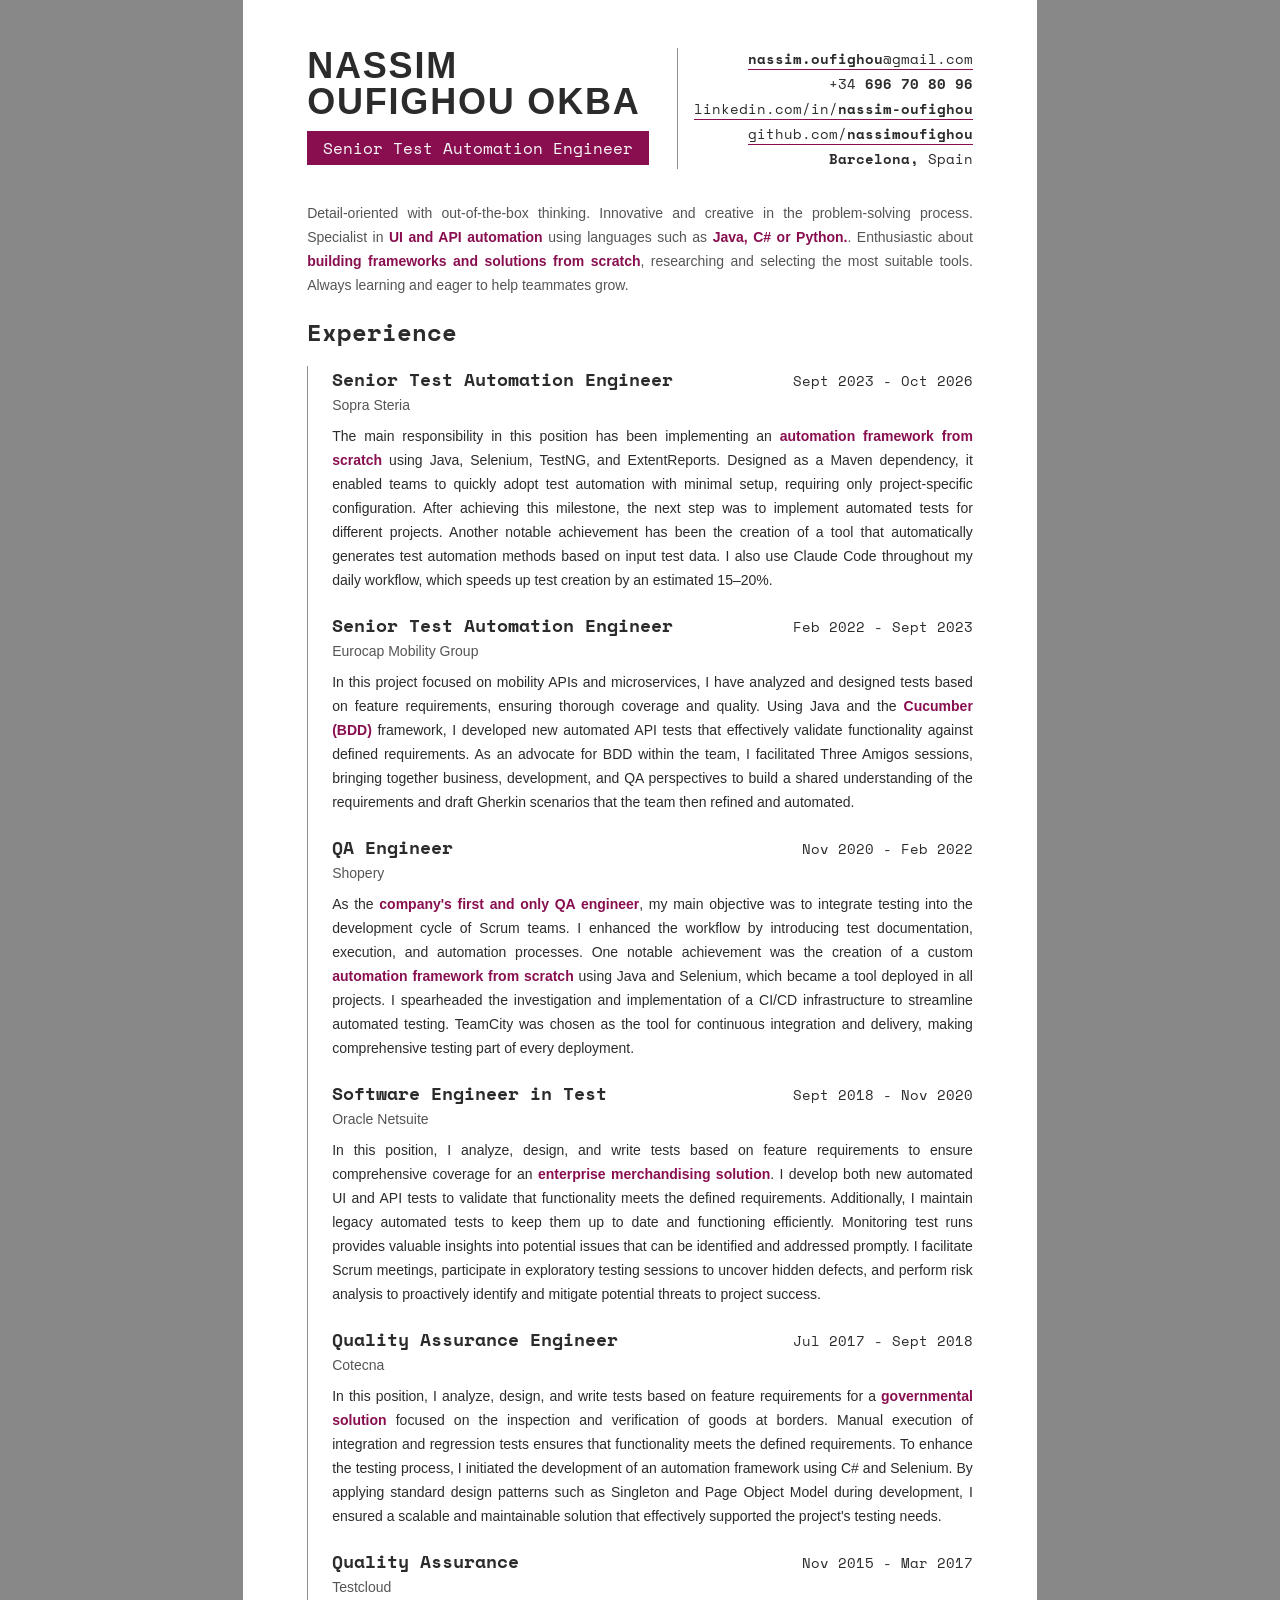
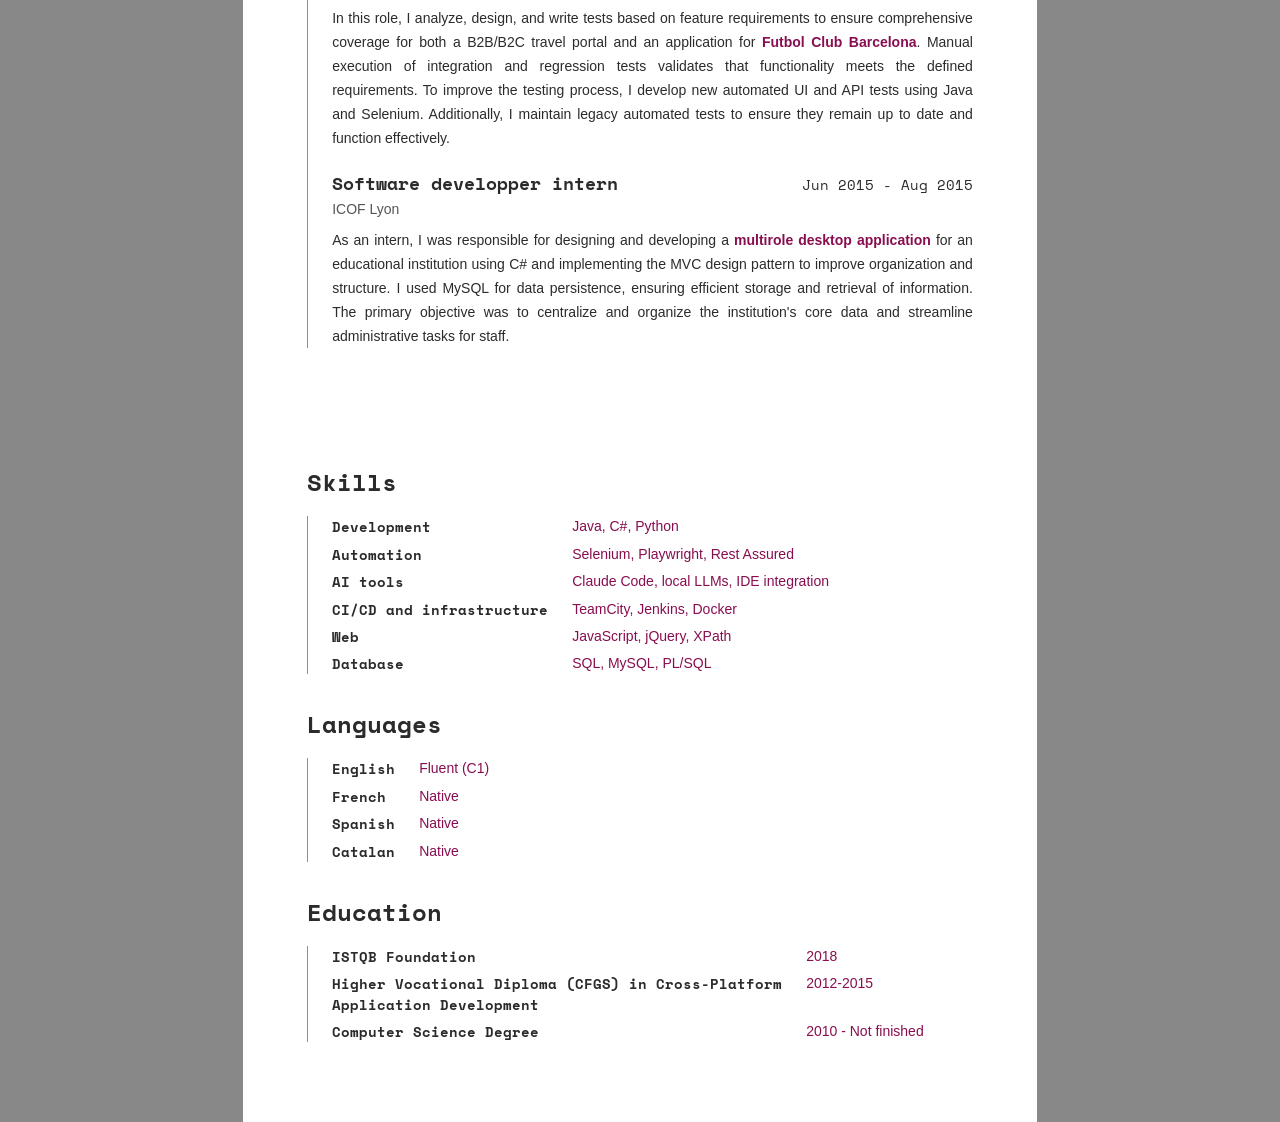
<file: eng.html>
<!DOCTYPE html>
<html lang="en">
<head>
    <meta charset="utf-8">
    <title>Nassim Oufighou Okba - Senior Test Automation Engineer [EN]</title>
    <link rel="stylesheet" href="../css/style.css">
    <link rel="preconnect" href="https://fonts.googleapis.com">
    <link rel="preconnect" href="https://fonts.gstatic.com" crossorigin>
    <link href="https://fonts.googleapis.com/css2?family=Space+Mono:ital,wght@0,400;0,700;1,400;1,700&display=swap"
          rel="stylesheet">
</head>
<body>
<div class="page">
    <header class="header">
        <h1 class="name">Nassim<br>Oufighou Okba</h1>
        <p class="role">Senior Test Automation Engineer</p>
        <ul class="contact accent">
            <li><a href="mailto:nassim.oufighou@gmail.com"><strong>nassim.oufighou</strong>@gmail.com</a></li>
            <li>+34 <strong>696 70 80 96</strong></li>
            <li><a href="https://www.linkedin.com/in/nassim-oufighou/">linkedin.com/in/<strong>nassim-oufighou</strong></a>
            </li>
            <li><a href="https://github.com/nassimoufighou/">github.com/<strong>nassimoufighou</strong></a>
            </li>
            <li><strong>Barcelona,</strong> Spain</li>
        </ul>
    </header>

    <section>
        <!-- BIO -->
        <p class="bio">
            Detail-oriented with out-of-the-box thinking. Innovative and creative in the problem-solving process.
            Specialist in <strong>UI and API automation</strong> using languages such as <strong>Java, C# or Python.</strong>.
            Enthusiastic about <strong>building frameworks and solutions from scratch</strong>, researching and
            selecting the most suitable tools. Always learning and eager to help teammates grow.
        </p>
    </section>

    <section class="section">
        <h2 class="rule">Experience</h2>
        <div class="work accent">
            <!--SOPRA STERIA-->
            <div class="job-content">
                <div class="job-header">
                    <h3 class="job-position">Senior Test Automation Engineer</h3>
                    <p class="period">Sept 2023 - Oct 2026</p>
                </div>
                <p class="company medium">Sopra Steria</p>
                <p class="job-description">
                    The main responsibility in this position has been implementing an <strong>automation framework from
                    scratch</strong> using Java, Selenium, TestNG, and ExtentReports. Designed as a Maven dependency, it
                    enabled teams to quickly adopt test automation with minimal setup, requiring only project-specific
                    configuration. After achieving this milestone, the next step was to implement automated tests for
                    different projects. Another notable achievement has been the creation of a tool that automatically
                    generates test automation methods based on input test data. I also use Claude Code throughout my
                    daily workflow, which speeds up test creation by an estimated 15–20%.
                </p>
            </div>

            <!--EUROPCAR-->
            <div class="job-content">
                <div class="job-header">
                    <h3 class="job-position">Senior Test Automation Engineer</h3>
                    <p class="period">Feb 2022 - Sept 2023</p>
                </div>
                <p class="company medium">Eurocap Mobility Group</p>
                <p class="job-description">
                    In this project focused on mobility APIs and microservices, I have analyzed and designed tests based
                    on feature requirements, ensuring thorough coverage and quality. Using Java and the <strong>Cucumber
                    (BDD)</strong> framework, I developed new automated API tests that effectively validate
                    functionality against defined requirements. As an advocate for BDD within the team, I facilitated
                    Three Amigos sessions, bringing together business, development, and QA perspectives to build a
                    shared understanding of the requirements and draft Gherkin scenarios that the team then refined and
                    automated.
                </p>
            </div>

            <!--SHOPERY-->
            <div class="job-content page-end">
                <div class="job-header">
                    <h3 class="job-position">QA Engineer</h3>
                    <p class="period">Nov 2020 - Feb 2022</p>
                </div>
                <p class="company medium">Shopery</p>
                <p class="job-description">
                    As the <strong>company's first and only QA engineer</strong>, my main objective was to integrate
                    testing into the development cycle of Scrum teams. I enhanced the workflow by introducing test
                    documentation, execution, and automation processes. One notable achievement was the creation of a
                    custom <strong>automation framework from scratch</strong> using Java and Selenium, which became a
                    tool deployed in all projects.

                    I spearheaded the investigation and implementation of a CI/CD infrastructure to streamline automated
                    testing. TeamCity was chosen as the tool for continuous integration and delivery, making
                    comprehensive testing part of every deployment.
                </p>
            </div>

            <!--ORACLE-->
            <div class="job-content page-start">
                <div class="job-header">
                    <h3 class="job-position">Software Engineer in Test</h3>
                    <p class="period">Sept 2018 - Nov 2020</p>
                </div>
                <p class="company medium">Oracle Netsuite</p>
                <p class="job-description">
                    In this position, I analyze, design, and write tests based on feature requirements to ensure
                    comprehensive coverage for an <strong>enterprise merchandising solution</strong>. I develop both new
                    automated UI and API tests to validate that functionality meets the defined requirements.

                    Additionally, I maintain legacy automated tests to keep them up to date and functioning efficiently.
                    Monitoring test runs provides valuable insights into potential issues that can be identified and
                    addressed promptly. I facilitate Scrum meetings, participate in exploratory testing sessions to
                    uncover hidden defects, and perform risk analysis to proactively identify and mitigate potential
                    threats to project success.
                </p>
            </div>

            <!--COTECNA-->
            <div class="job-content">
                <div class="job-header">
                    <h3 class="job-position">Quality Assurance Engineer</h3>
                    <p class="period">Jul 2017 - Sept 2018</p>
                </div>
                <p class="company medium">Cotecna</p>
                <p class="job-description">
                    In this position, I analyze, design, and write tests based on feature requirements for a <strong>governmental
                    solution</strong> focused on the inspection and verification of goods at borders. Manual execution
                    of integration and regression tests ensures that functionality meets the defined requirements.

                    To enhance the testing process, I initiated the development of an automation framework using C# and
                    Selenium. By applying standard design patterns such as Singleton and Page Object Model during
                    development, I ensured a scalable and maintainable solution that effectively supported the project's
                    testing needs.
                </p>
            </div>

            <!--TESTCLOUD-->
            <div class="job-content">
                <div class="job-header">
                    <h3 class="job-position">Quality Assurance</h3>
                    <p class="period">Nov 2015 - Mar 2017</p>
                </div>
                <p class="company medium">Testcloud</p>
                <p class="job-description">
                    In this role, I analyze, design, and write tests based on feature requirements to ensure
                    comprehensive coverage for both a B2B/B2C travel portal and an application for <strong>Futbol Club
                    Barcelona</strong>. Manual execution of integration and regression tests validates that
                    functionality meets the defined requirements.

                    To improve the testing process, I develop new automated UI and API tests using Java and Selenium.
                    Additionally, I maintain legacy automated tests to ensure they remain up to date and function
                    effectively.
                </p>
            </div>

            <!--ICOF-->
            <div class="job-content">
                <div class="job-header">
                    <h3 class="job-position">Software developper intern</h3>
                    <p class="period">Jun 2015 - Aug 2015</p>
                </div>
                <p class="company medium">ICOF Lyon</p>
                <p class="job-description">
                    As an intern, I was responsible for designing and developing a <strong>multirole desktop
                    application</strong> for an educational institution using C# and implementing the MVC design pattern
                    to improve organization and structure. I used MySQL for data persistence, ensuring efficient storage
                    and retrieval of information. The primary objective was to centralize and organize the institution's
                    core data and streamline administrative tasks for staff.
                </p>
            </div>
        </div>
    </section>

    <!-- SKILLS -->
    <section class="section">
        <br>
        <br>
        <br>
        <br>
        <h2 class="rule">Skills</h2>
        <dl class="skills accent">
            <dt>Development</dt>
            <dd>Java, C#, Python</dd>
            <dt>Automation</dt>
            <dd>Selenium, Playwright, Rest Assured</dd>
            <dt>AI tools</dt>
            <dd>Claude Code, local LLMs, IDE integration</dd>
            <dt>CI/CD and infrastructure</dt>
            <dd>TeamCity, Jenkins, Docker</dd>
            <dt>Web</dt>
            <dd>JavaScript, jQuery, XPath</dd>
            <dt>Database</dt>
            <dd>SQL, MySQL, PL/SQL</dd>
        </dl>
    </section>

    <!-- LANGUAGES -->
    <section class="section">
        <h2 class="rule">Languages</h2>
        <dl class="languages accent">
            <dt>English</dt>
            <dd>Fluent (C1)</dd>
            <dt>French</dt>
            <dd>Native</dd>
            <dt>Spanish</dt>
            <dd>Native</dd>
            <dt>Catalan</dt>
            <dd>Native</dd>
        </dl>
    </section>

    <!-- EDUCATION -->
    <section class="section">
        <h2 class="rule">Education</h2>
        <dl class="education accent">
            <dt>ISTQB Foundation</dt>
            <dd>2018</dd>
            <dt>Higher Vocational Diploma (CFGS) in Cross-Platform <br> Application Development</dt>
            <dd>2012-2015</dd>
            <dt>Computer Science Degree</dt>
            <dd>2010 - Not finished</dd>
        </dl>
    </section>
</div>
</body>
</html>
</file>
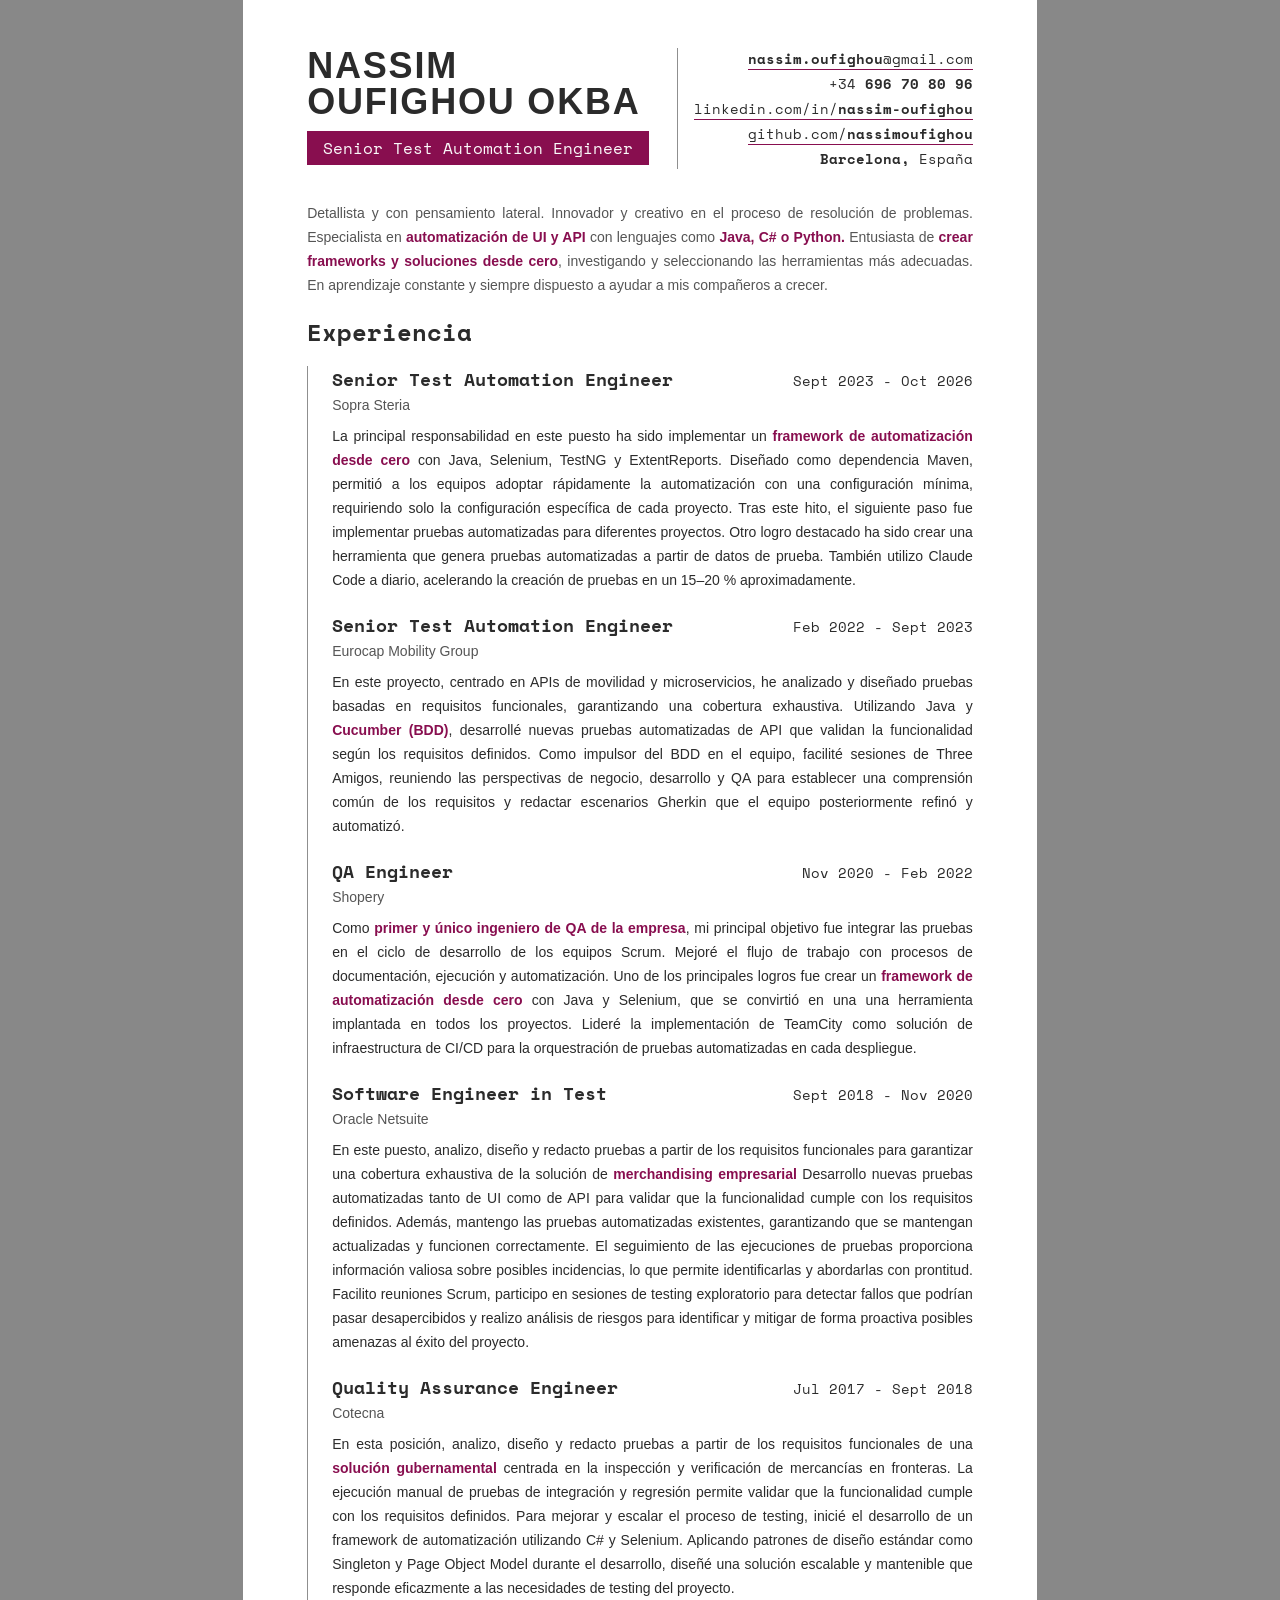
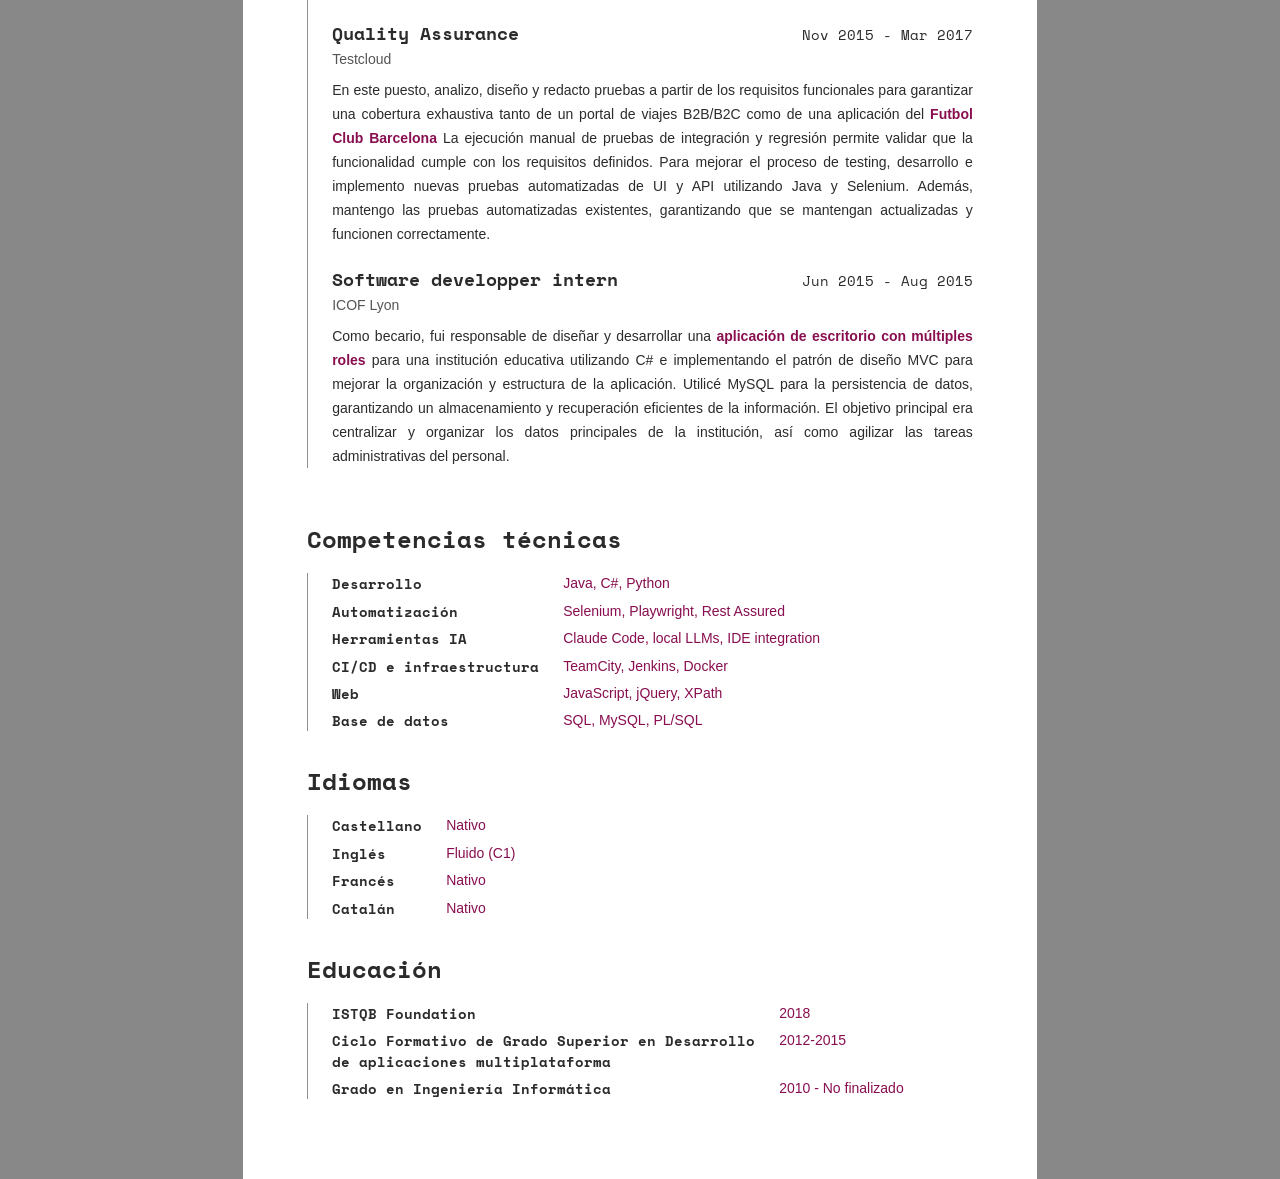
<file: es.html>
<!DOCTYPE html>
<html lang="es">
<head>
    <meta charset="utf-8">
    <title>Nassim Oufighou Okba - Senior Test Automation Engineer [ES]</title>
    <link rel="stylesheet" href="css/style.css">
    <link rel="preconnect" href="https://fonts.googleapis.com">
    <link rel="preconnect" href="https://fonts.gstatic.com" crossorigin>
    <link href="https://fonts.googleapis.com/css2?family=Space+Mono:ital,wght@0,400;0,700;1,400;1,700&display=swap"
          rel="stylesheet">
</head>
<body>
<div class="page">
    <header class="header">
        <h1 class="name">Nassim<br>Oufighou Okba</h1>
        <p class="role">Senior Test Automation Engineer</p>
        <ul class="contact accent">
            <li><a href="mailto:nassim.oufighou@gmail.com"><strong>nassim.oufighou</strong>@gmail.com</a></li>
            <li>+34 <strong>696 70 80 96</strong></li>
            <li><a href="https://www.linkedin.com/in/nassim-oufighou/">linkedin.com/in/<strong>nassim-oufighou</strong></a>
            </li>
            <li><a href="https://github.com/nassimoufighou/">github.com/<strong>nassimoufighou</strong></a>
            </li>
            <li><strong>Barcelona,</strong> España</li>
        </ul>
    </header>

    <section>
        <!-- BIO -->
        <p class="bio">
            Detallista y con pensamiento lateral. Innovador y creativo en el proceso de resolución de problemas.
            Especialista en <strong>automatización de UI y API</strong> con lenguajes como <strong>Java, C# o Python.</strong>
            Entusiasta de <strong>crear frameworks y soluciones desde cero</strong>, investigando y seleccionando las
            herramientas más adecuadas. En aprendizaje constante y siempre dispuesto a ayudar a mis compañeros a crecer.
        </p>
    </section>

    <section class="section">
        <h2 class="rule">Experiencia</h2>
        <div class="work accent">
            <!--SOPRA STERIA-->
            <div class="job-content">
                <div class="job-header">
                    <h3 class="job-position">Senior Test Automation Engineer</h3>
                    <p class="period">Sept 2023 - Oct 2026</p>
                </div>
                <p class="company medium">Sopra Steria</p>
                <p class="job-description">
                    La principal responsabilidad en este puesto ha sido implementar un <strong>framework de
                    automatización desde cero</strong> con Java, Selenium, TestNG y ExtentReports. Diseñado como
                    dependencia Maven, permitió a los equipos adoptar rápidamente la automatización con una
                    configuración mínima, requiriendo solo la configuración específica de cada proyecto. Tras este hito,
                    el siguiente paso fue implementar pruebas automatizadas para diferentes proyectos. Otro logro
                    destacado ha sido crear una herramienta que genera pruebas automatizadas a
                    partir de datos de prueba. También utilizo Claude Code a diario, acelerando la creación de pruebas
                    en un 15–20 % aproximadamente.
                </p>
            </div>

            <!--EUROPCAR-->
            <div class="job-content">
                <div class="job-header">
                    <h3 class="job-position">Senior Test Automation Engineer</h3>
                    <p class="period">Feb 2022 - Sept 2023</p>
                </div>
                <p class="company medium">Eurocap Mobility Group</p>
                <p class="job-description">
                    En este proyecto, centrado en APIs de movilidad y microservicios, he analizado y diseñado pruebas
                    basadas en requisitos funcionales, garantizando una cobertura exhaustiva. Utilizando Java y <strong>Cucumber
                    (BDD)</strong>, desarrollé nuevas pruebas automatizadas de API que validan la funcionalidad según
                    los requisitos definidos. Como impulsor del BDD en el equipo, facilité sesiones de Three Amigos,
                    reuniendo las perspectivas de negocio, desarrollo y QA para establecer una comprensión común de los
                    requisitos y redactar escenarios Gherkin que el equipo posteriormente refinó y automatizó.
                </p>
            </div>

            <!--SHOPERY-->
            <div class="job-content page-end">
                <div class="job-header">
                    <h3 class="job-position">QA Engineer</h3>
                    <p class="period">Nov 2020 - Feb 2022</p>
                </div>
                <p class="company medium">Shopery</p>
                <p class="job-description">
                    Como <strong>primer y único ingeniero de QA de la empresa</strong>, mi principal objetivo fue
                    integrar las pruebas en el ciclo de desarrollo de los equipos Scrum. Mejoré el flujo de trabajo
                    con procesos de documentación, ejecución y automatización. Uno de los principales logros
                    fue crear un <strong>framework de automatización desde cero</strong> con Java y
                    Selenium, que se convirtió en una una herramienta implantada en todos los proyectos.

                    Lideré la implementación de TeamCity como solución de infraestructura de CI/CD
                    para la orquestración de pruebas automatizadas en cada despliegue.
                </p>
            </div>

            <!--ORACLE-->
            <div class="job-content">
                <div class="job-header">
                    <h3 class="job-position">Software Engineer in Test</h3>
                    <p class="period">Sept 2018 - Nov 2020</p>
                </div>
                <p class="company medium">Oracle Netsuite</p>
                <p class="job-description">
                    En este puesto, analizo, diseño y redacto pruebas a partir de los requisitos funcionales para
                    garantizar una cobertura exhaustiva de la solución de <strong>merchandising empresarial</strong>
                    Desarrollo nuevas pruebas automatizadas tanto de UI como de API para validar que la funcionalidad
                    cumple con los requisitos definidos.

                    Además, mantengo las pruebas automatizadas existentes, garantizando que se mantengan actualizadas y
                    funcionen correctamente. El seguimiento de las ejecuciones de pruebas proporciona información
                    valiosa sobre posibles incidencias, lo que permite identificarlas y abordarlas con prontitud.
                    Facilito reuniones Scrum, participo en sesiones de testing exploratorio para detectar fallos que
                    podrían pasar desapercibidos y realizo análisis de riesgos para identificar y mitigar de forma
                    proactiva posibles amenazas al éxito del proyecto.
                </p>
            </div>

            <!--COTECNA-->
            <div class="job-content">
                <div class="job-header">
                    <h3 class="job-position">Quality Assurance Engineer</h3>
                    <p class="period">Jul 2017 - Sept 2018</p>
                </div>
                <p class="company medium">Cotecna</p>
                <p class="job-description">
                    En esta posición, analizo, diseño y redacto pruebas a partir de los requisitos funcionales de una
                    <strong>solución gubernamental</strong> centrada en la inspección y verificación de mercancías en
                    fronteras. La ejecución manual de pruebas de integración y regresión permite validar que la
                    funcionalidad cumple con los requisitos definidos.

                    Para mejorar y escalar el proceso de testing, inicié el desarrollo de un framework de automatización
                    utilizando C# y Selenium. Aplicando patrones de diseño estándar como Singleton y Page Object Model
                    durante el desarrollo, diseñé una solución escalable y mantenible que responde eficazmente a las
                    necesidades de testing del proyecto.
                </p>
            </div>

            <!--TESTCLOUD-->
            <div class="job-content">
                <div class="job-header">
                    <h3 class="job-position">Quality Assurance</h3>
                    <p class="period">Nov 2015 - Mar 2017</p>
                </div>
                <p class="company medium">Testcloud</p>
                <p class="job-description">
                    En este puesto, analizo, diseño y redacto pruebas a partir de los requisitos funcionales para
                    garantizar una cobertura exhaustiva tanto de un portal de viajes B2B/B2C como de una aplicación del
                    <strong>Futbol Club Barcelona</strong> La ejecución manual de pruebas de integración y regresión
                    permite validar que la funcionalidad cumple con los requisitos definidos.

                    Para mejorar el proceso de testing, desarrollo e implemento nuevas pruebas automatizadas de UI y API
                    utilizando Java y Selenium. Además, mantengo las pruebas automatizadas existentes, garantizando que
                    se mantengan actualizadas y funcionen correctamente.
                </p>
            </div>

            <!--ICOF-->
            <div class="job-content">
                <div class="job-header">
                    <h3 class="job-position">Software developper intern</h3>
                    <p class="period">Jun 2015 - Aug 2015</p>
                </div>
                <p class="company medium">ICOF Lyon</p>
                <p class="job-description">
                    Como becario, fui responsable de diseñar y desarrollar una <strong>aplicación de escritorio con
                    múltiples roles</strong> para una institución educativa utilizando C# e implementando el patrón de
                    diseño MVC para mejorar la organización y estructura de la aplicación. Utilicé MySQL para la
                    persistencia de datos, garantizando un almacenamiento y recuperación eficientes de la información.
                    El objetivo principal era centralizar y organizar los datos principales de la institución, así como
                    agilizar las tareas administrativas del personal.
                </p>
            </div>
        </div>
    </section>

    <!-- SKILLS -->
    <section class="section">
        <br>
        <h2 class="rule">Competencias técnicas</h2>
        <dl class="skills accent">
            <dt>Desarrollo</dt>
            <dd>Java, C#, Python</dd>
            <dt>Automatización</dt>
            <dd>Selenium, Playwright, Rest Assured</dd>
            <dt>Herramientas IA</dt>
            <dd>Claude Code, local LLMs, IDE integration</dd>
            <dt>CI/CD e infraestructura</dt>
            <dd>TeamCity, Jenkins, Docker</dd>
            <dt>Web</dt>
            <dd>JavaScript, jQuery, XPath</dd>
            <dt>Base de datos</dt>
            <dd>SQL, MySQL, PL/SQL</dd>
        </dl>
    </section>

    <!-- LANGUAGES -->
    <section class="section">
        <h2 class="rule">Idiomas</h2>
        <dl class="languages accent">
            <dt>Castellano</dt>
            <dd>Nativo</dd>
            <dt>Inglés</dt>
            <dd>Fluido (C1)</dd>
            <dt>Francés</dt>
            <dd>Nativo</dd>
            <dt>Catalán</dt>
            <dd>Nativo</dd>
        </dl>
    </section>

    <!-- EDUCATION -->
    <section class="section">
        <h2 class="rule">Educación</h2>
        <dl class="education accent">
            <dt>ISTQB Foundation</dt>
            <dd>2018</dd>
            <dt>Ciclo Formativo de Grado Superior en Desarrollo <br>de aplicaciones multiplataforma</dt>
            <dd>2012-2015</dd>
            <dt>Grado en Ingeniería Informática</dt>
            <dd>2010 - No finalizado</dd>
        </dl>
    </section>
</div>
</body>
</html>
</file>
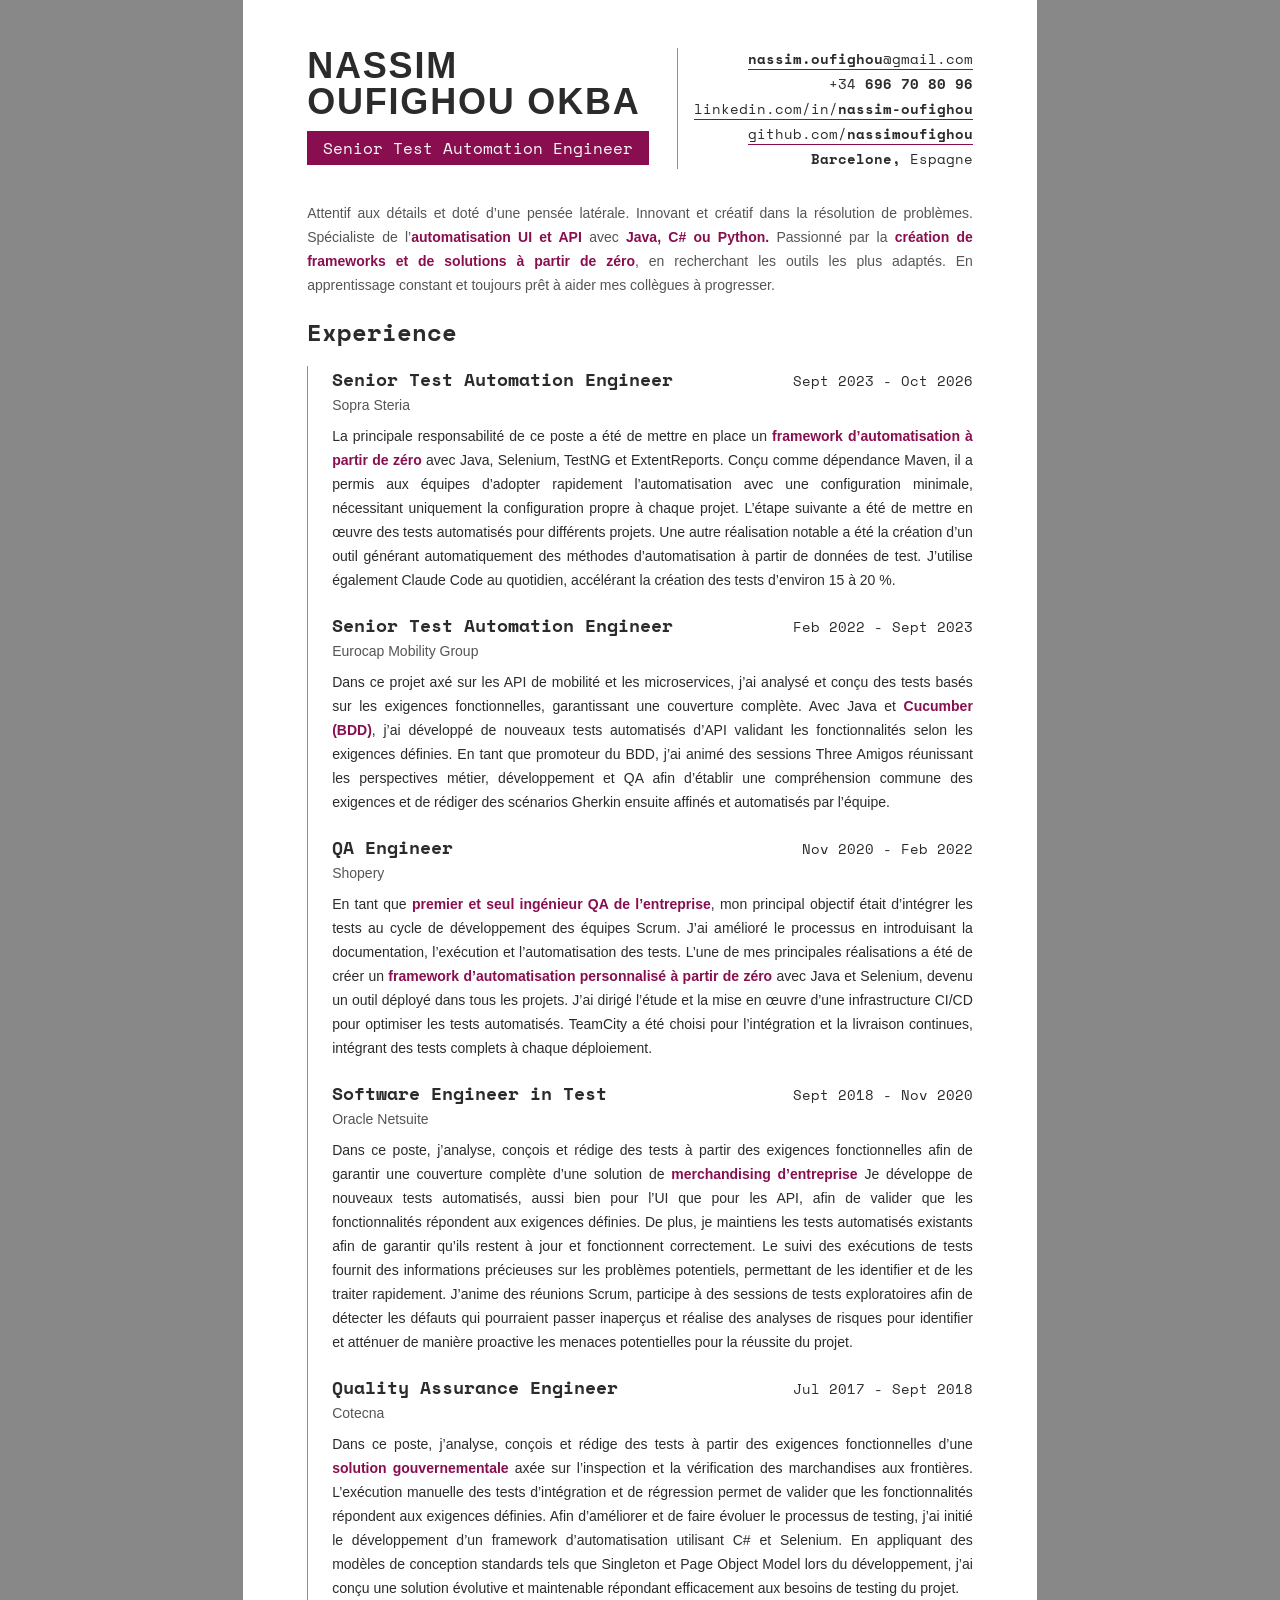
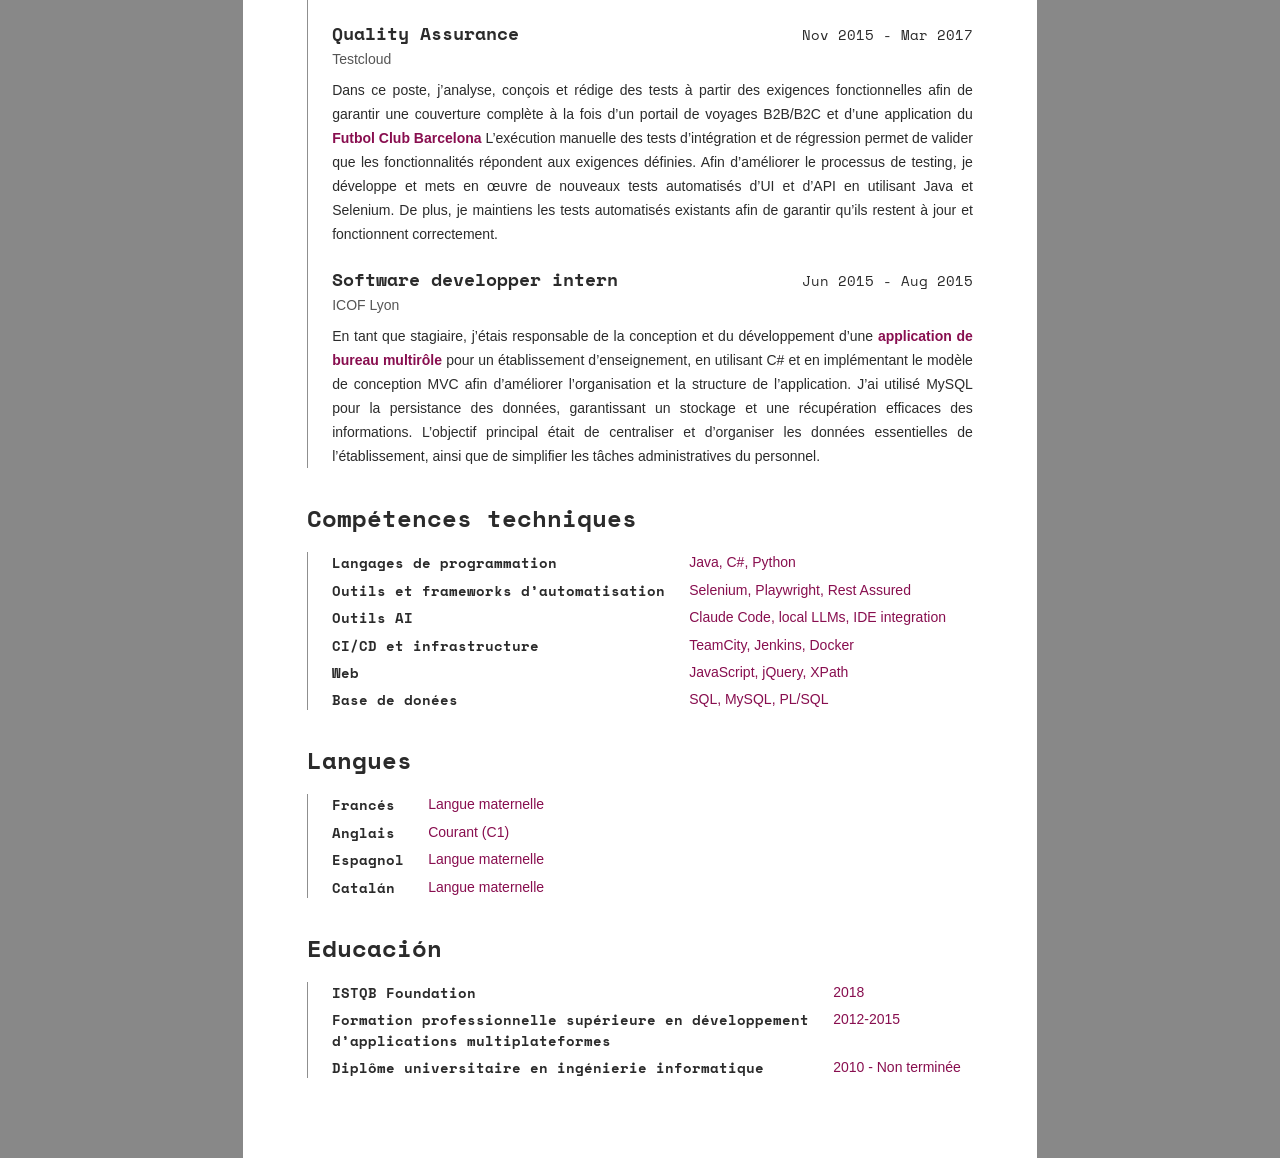
<file: fr.html>
<!DOCTYPE html>
<html lang="fr">
<head>
    <meta charset="utf-8">
    <title>Nassim Oufighou Okba - Senior Test Automation Engineer [FR]</title>
    <link rel="stylesheet" href="css/style.css">
    <link rel="preconnect" href="https://fonts.googleapis.com">
    <link rel="preconnect" href="https://fonts.gstatic.com" crossorigin>
    <link href="https://fonts.googleapis.com/css2?family=Space+Mono:ital,wght@0,400;0,700;1,400;1,700&display=swap"
          rel="stylesheet">
</head>
<body>
<div class="page">
    <header class="header">
        <h1 class="name">Nassim<br>Oufighou Okba</h1>
        <p class="role">Senior Test Automation Engineer</p>
        <ul class="contact accent">
            <li><a href="mailto:nassim.oufighou@gmail.com"><strong>nassim.oufighou</strong>@gmail.com</a></li>
            <li>+34 <strong>696 70 80 96</strong></li>
            <li><a href="https://www.linkedin.com/in/nassim-oufighou/">linkedin.com/in/<strong>nassim-oufighou</strong></a>
            </li>
            <li><a href="https://github.com/nassimoufighou/">github.com/<strong>nassimoufighou</strong></a>
            </li>
            <li><strong>Barcelone,</strong> Espagne</li>
        </ul>
    </header>

    <section>
        <!-- BIO -->
        <p class="bio">
            Attentif aux détails et doté d’une pensée latérale. Innovant et créatif dans la résolution de problèmes.
            Spécialiste de l’<strong>automatisation UI et API</strong> avec <strong>Java, C# ou Python.</strong> Passionné par
            la <strong>création de frameworks et de solutions à partir de zéro</strong>, en recherchant les outils les
            plus adaptés. En apprentissage constant et toujours prêt à aider mes collègues à progresser.
        </p>
    </section>

    <section class="section">
        <h2 class="rule">Experience</h2>
        <div class="work accent">
            <!--SOPRA STERIA-->
            <div class="job-content">
                <div class="job-header">
                    <h3 class="job-position">Senior Test Automation Engineer</h3>
                    <p class="period">Sept 2023 - Oct 2026</p>
                </div>
                <p class="company medium">Sopra Steria</p>
                <p class="job-description">
                    La principale responsabilité de ce poste a été de mettre en place un <strong>framework
                    d’automatisation à partir de zéro</strong> avec Java, Selenium, TestNG et ExtentReports. Conçu comme
                    dépendance Maven, il a permis aux équipes d’adopter rapidement l’automatisation avec une
                    configuration minimale, nécessitant uniquement la configuration propre à chaque projet. L’étape
                    suivante a été de mettre en œuvre des tests automatisés pour différents projets. Une autre
                    réalisation notable a été la création d’un outil générant automatiquement des méthodes
                    d’automatisation à partir de données de test. J’utilise également Claude Code au quotidien,
                    accélérant la création des tests d’environ 15 à 20 %.
                </p>
            </div>

            <!--EUROPCAR-->
            <div class="job-content">
                <div class="job-header">
                    <h3 class="job-position">Senior Test Automation Engineer</h3>
                    <p class="period">Feb 2022 - Sept 2023</p>
                </div>
                <p class="company medium">Eurocap Mobility Group</p>
                <p class="job-description">
                    Dans ce projet axé sur les API de mobilité et les microservices, j’ai analysé et conçu des tests
                    basés sur les exigences fonctionnelles, garantissant une couverture complète. Avec Java et <strong>Cucumber
                    (BDD)</strong>, j’ai développé de nouveaux tests automatisés d’API validant les fonctionnalités
                    selon les exigences définies. En tant que promoteur du BDD, j’ai animé des sessions Three Amigos
                    réunissant les perspectives métier, développement et QA afin d’établir une compréhension commune des
                    exigences et de rédiger des scénarios Gherkin ensuite affinés et automatisés par l’équipe.
                </p>
            </div>

            <!--SHOPERY-->
            <div class="job-content page-end">
                <div class="job-header">
                    <h3 class="job-position">QA Engineer</h3>
                    <p class="period">Nov 2020 - Feb 2022</p>
                </div>
                <p class="company medium">Shopery</p>
                <p class="job-description">
                    En tant que <strong>premier et seul ingénieur QA de l’entreprise</strong>, mon principal objectif
                    était d’intégrer les tests au cycle de développement des équipes Scrum. J’ai amélioré le processus
                    en introduisant la documentation, l’exécution et l’automatisation des tests. L’une de mes
                    principales réalisations a été de créer un <strong>framework d’automatisation personnalisé à partir
                    de zéro</strong> avec Java et Selenium, devenu un outil déployé dans tous les projets.

                    J’ai dirigé l’étude et la mise en œuvre d’une infrastructure CI/CD pour optimiser les tests
                    automatisés. TeamCity a été choisi pour l’intégration et la livraison continues, intégrant des tests
                    complets à chaque déploiement.
                </p>
            </div>

            <!--ORACLE-->
            <div class="job-content">
                <div class="job-header">
                    <h3 class="job-position">Software Engineer in Test</h3>
                    <p class="period">Sept 2018 - Nov 2020</p>
                </div>
                <p class="company medium">Oracle Netsuite</p>
                <p class="job-description">
                    Dans ce poste, j’analyse, conçois et rédige des tests à partir des exigences fonctionnelles afin de
                    garantir une couverture complète d’une solution de <strong>merchandising d’entreprise</strong> Je
                    développe de nouveaux tests automatisés, aussi bien pour l’UI que pour les API, afin de valider que
                    les fonctionnalités répondent aux exigences définies.

                    De plus, je maintiens les tests automatisés existants afin de garantir qu’ils restent à jour et
                    fonctionnent correctement. Le suivi des exécutions de tests fournit des informations précieuses sur
                    les problèmes potentiels, permettant de les identifier et de les traiter rapidement. J’anime des
                    réunions Scrum, participe à des sessions de tests exploratoires afin de détecter les défauts qui
                    pourraient passer inaperçus et réalise des analyses de risques pour identifier et atténuer de
                    manière proactive les menaces potentielles pour la réussite du projet.
                </p>
            </div>

            <!--COTECNA-->
            <div class="job-content">
                <div class="job-header">
                    <h3 class="job-position">Quality Assurance Engineer</h3>
                    <p class="period">Jul 2017 - Sept 2018</p>
                </div>
                <p class="company medium">Cotecna</p>
                <p class="job-description">
                    Dans ce poste, j’analyse, conçois et rédige des tests à partir des exigences fonctionnelles d’une
                    <strong>solution gouvernementale</strong> axée sur l’inspection et la vérification des marchandises
                    aux frontières. L’exécution manuelle des tests d’intégration et de régression permet de valider que
                    les fonctionnalités répondent aux exigences définies.

                    Afin d’améliorer et de faire évoluer le processus de testing, j’ai initié le développement d’un
                    framework d’automatisation utilisant C# et Selenium. En appliquant des modèles de conception
                    standards tels que Singleton et Page Object Model lors du développement, j’ai conçu une solution
                    évolutive et maintenable répondant efficacement aux besoins de testing du projet.
                </p>
            </div>

            <!--TESTCLOUD-->
            <div class="job-content">
                <div class="job-header">
                    <h3 class="job-position">Quality Assurance</h3>
                    <p class="period">Nov 2015 - Mar 2017</p>
                </div>
                <p class="company medium">Testcloud</p>
                <p class="job-description">
                    Dans ce poste, j’analyse, conçois et rédige des tests à partir des exigences fonctionnelles afin de
                    garantir une couverture complète à la fois d’un portail de voyages B2B/B2C et d’une application du
                    <strong>Futbol Club Barcelona</strong> L’exécution manuelle des tests d’intégration et de
                    régression permet de valider que les fonctionnalités répondent aux exigences définies.

                    Afin d’améliorer le processus de testing, je développe et mets en œuvre de nouveaux tests
                    automatisés d’UI et d’API en utilisant Java et Selenium. De plus, je maintiens les tests automatisés
                    existants afin de garantir qu’ils restent à jour et fonctionnent correctement.
                </p>
            </div>

            <!--ICOF-->
            <div class="job-content page-start">
                <div class="job-header">
                    <h3 class="job-position">Software developper intern</h3>
                    <p class="period">Jun 2015 - Aug 2015</p>
                </div>
                <p class="company medium">ICOF Lyon</p>
                <p class="job-description">
                    En tant que stagiaire, j’étais responsable de la conception et du développement d’une <strong>application
                    de bureau multirôle</strong> pour un établissement d’enseignement, en utilisant C# et en
                    implémentant le modèle de conception MVC afin d’améliorer l’organisation et la structure de
                    l’application. J’ai utilisé MySQL pour la persistance des données, garantissant un stockage et une
                    récupération efficaces des informations. L’objectif principal était de centraliser et d’organiser
                    les données essentielles de l’établissement, ainsi que de simplifier les tâches administratives du
                    personnel.
                </p>
            </div>
        </div>
    </section>

    <!-- SKILLS -->
    <section class="section">
        <h2 class="rule">Compétences techniques</h2>
        <dl class="skills accent">
            <dt>Langages de programmation</dt>
            <dd>Java, C#, Python</dd>
            <dt>Outils et frameworks d’automatisation</dt>
            <dd>Selenium, Playwright, Rest Assured</dd>
            <dt>Outils AI</dt>
            <dd>Claude Code, local LLMs, IDE integration</dd>
            <dt>CI/CD et infrastructure</dt>
            <dd>TeamCity, Jenkins, Docker</dd>
            <dt>Web</dt>
            <dd>JavaScript, jQuery, XPath</dd>
            <dt>Base de donées</dt>
            <dd>SQL, MySQL, PL/SQL</dd>
        </dl>
    </section>

    <!-- LANGUAGES -->
    <section class="section">
        <h2 class="rule">Langues</h2>
        <dl class="languages accent">
            <dt>Francés</dt>
            <dd>Langue maternelle</dd>
            <dt>Anglais</dt>
            <dd>Courant (C1)</dd>
            <dt>Espagnol</dt>
            <dd>Langue maternelle</dd>
            <dt>Catalán</dt>
            <dd>Langue maternelle</dd>
        </dl>
    </section>

    <!-- EDUCATION -->
    <section class="section">
        <h2 class="rule">Educación</h2>
        <dl class="education accent">
            <dt>ISTQB Foundation</dt>
            <dd>2018</dd>
            <dt>Formation professionnelle supérieure en développement<br>d’applications multiplateformes</dt>
            <dd>2012-2015</dd>
            <dt>Diplôme universitaire en ingénierie informatique</dt>
            <dd>2010 - Non terminée</dd>
        </dl>
    </section>
</div>
</body>
</html>
</file>
<file: css/style.css>
/* A4 page, no margins, backgrounds always printed */
@page {
    size: A4;
    margin: 13mm 17mm;
}

:root {
    --accent-strong: #880E4F;
    --accent: color-mix(in srgb, var(--accent-strong) 25%, white);

    --text-color: #2B2B2B;
    --muted-color: #555555;
    --line-color: #11111178;

    --main-bg: #FFFFFF;
    --border: 1px;
    --border-style: solid;

    /* Spacing (1rem = the base font size, 16px by default) */
    --gap: 0.25rem; /* gap between lines in a group */
    --group-gap: 2rem; /* gap between groups */
    --page-pad-y: 3rem; /* page padding, top and bottom */
    --page-pad-x: 4rem; /* page padding, left and right */
    --indent: 1rem;

    --line-height: 1.5rem;
    --font-mono: "Space Mono", "Courier New", monospace;
    --font-roboto: "Roboto", Arial, sans-serif; /* try "Lora", Georgia, serif */
}

* {
    box-sizing: border-box;
    margin: 0;
    padding: 0;
}

body {
    font-family: var(--font-roboto);
    font-size: 14px;
    line-height: 1.5;
    color: var(--text-color);
    -webkit-print-color-adjust: exact;
    print-color-adjust: exact;
    background: #888;
}

/* The page: one A4 sheet (a physical paper size, so it stays in mm) */
.page {
    width: 210mm;
    min-height: 297mm;
    margin: 0 auto;
    padding: var(--page-pad-y) var(--page-pad-x);
    background: var(--main-bg);
}

.bio {
    font-family: var(--font-roboto);
    font-weight: 400;
    font-size: 14px;
    text-align: justify;
    line-height: var(--line-height);
    margin-bottom: 1.1rem;
    color: var(--muted-color);
}

.bio strong {
    font-weight: 700;
    color: var(--accent-strong);
}

h1, h2, h3 {
    font-family: var(--font-roboto);
}

h2, h3 {
    font-size: 18px;
}

p {
    margin-bottom: var(--gap);
}

/* Header: the name on the left, contact list on the right, same height */
.header {
    display: grid;
    grid-template-columns: 1fr auto;
    column-gap: 1rem;
    margin-bottom: var(--group-gap);
}

.name {
    grid-column: 1;
    grid-row: 1;
    font-size: 36px;
    font-weight: 900;
    line-height: 1;
    text-transform: uppercase;
    letter-spacing: 0.05em;
}

.role {
    font-family: var(--font-mono);
    font-size: 16px;
    background-color: var(--accent-strong);
    color: #FAFAFA;
    width: fit-content;
    align-self: start;
    padding: .3rem 1rem;
    margin-top: .7rem;
}

.contact {
    grid-column: 2;
    grid-row: 1 / span 2;
    list-style: none;
    display: flex;
    flex-direction: column;
    justify-content: space-between;
    align-items: flex-end;
    padding-left: 1rem;
    text-align: right;
    font-family: var(--font-mono);
    font-size: 14px;
}

.contact strong { font-weight: 700; }

a {
    color: inherit;
    text-decoration: none;
    border-bottom: 1px solid var(--accent-strong);
}

.contact a:hover {
    border-bottom: 3px solid var(--accent-strong);
}

/* Sections */
.section {
    margin-bottom: var(--group-gap);
}

.section > h2 {
    margin-bottom: 0.75rem;
    font-family: var(--font-mono);
}

/* Job entry: logo on the left (top aligned), text on the right */
/* Job entry */
.work, .skills, .languages, .education {
    padding-left: 1.5rem;
}

.job-header {
    display: flex;
    justify-content: space-between;
    align-items: baseline;
    gap: 1rem;
}

.job-header.job-position {
    font-family: var(--font-roboto);
    font-size: 18px;
    font-weight: 900;
}

.job-header > .period {
    font-family: var(--font-mono);
    white-space: nowrap;
}

.job-position, .cover-letter h3 {
    font-family: var(--font-mono);
}

.company {
    color: var(--muted-color);
    width: fit-content;
}

.job-description {
    margin-top: 0.5rem;
    text-align: justify;
    line-height: var(--line-height);
    hyphens: auto;
}

.cover-letter {
    margin-top: 3rem;
    line-height: 1.75rem;
    text-align: justify;
}
.cover-letter > h3 {
    font-size: 24px;
    text-align: center;
    margin-top: 7rem;
    margin-bottom: 2rem;
}

.greeting {
    margin-bottom: 1.5rem;
}

.signature {
    margin-top: 1.5rem;
}
.job-description strong {
    color: var(--accent-strong);
}

.job-content:not(:last-child) {
    padding-bottom: 1rem;
}

/* Skills */
.skills, .languages, .education {
    display: grid;
    grid-template-columns: max-content 1fr;   /* labels, then items */
    column-gap: 1.5rem;
    row-gap: 0.4rem;
}

.skills dt, .languages dt, .education dt {
    font-family: var(--font-mono);
    font-weight: 700;
    color: var(--text-color);
}

dd {
    color: var(--accent-strong);
}

@media print {
    body {
        background: none;
    }

    /* Margins now come from @page, so every printed page gets them */
    .page {
        width: auto;
        min-height: 0;
        margin: 0;
        padding: 0;
    }

    .job-content.page-end {
        padding-bottom: 0rem;
    }

    .page-start {
        padding-top: 1rem;
    }
}

/* Roboto weights and styles: use as classes, e.g. <p class="light italic"> */
.thin {
    font-weight: 100;
}

.light {
    font-weight: 300;
}

.regular {
    font-weight: 400;
}

.medium {
    font-weight: 500;
}

.bold {
    font-weight: 700;
}

.black {
    font-weight: 900;
}

.italic {
    font-style: italic;
}

.big {
    font-size: 21px;
}

.rule {
    font-size: 24px;
    padding-bottom: 0.25rem;
}

.accent {
    border-left: var(--border) solid var(--line-color);
}
</file>
